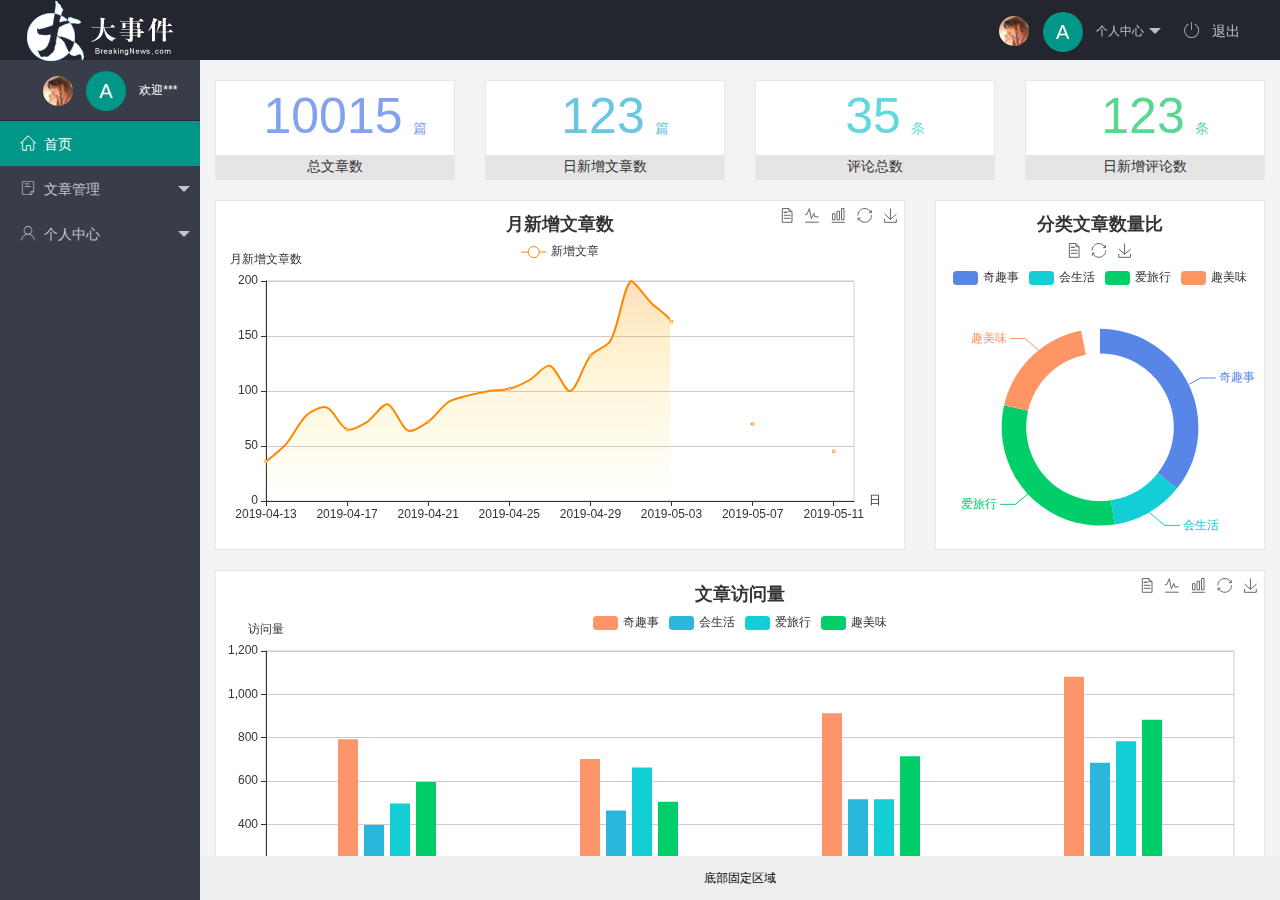
<file: index.html>
<!DOCTYPE html>
<html lang="en">
<head>
  <meta charset="UTF-8">
  <meta name="viewport" content="width=device-width, initial-scale=1.0">
  <title>后台主页</title>
  <link rel="stylesheet" href="./assets/lib/layui/css/layui.css">
  <link rel="stylesheet" href="./assets/css/index.css">
  <link rel="stylesheet" href="./assets/fonts/iconfont.css">
</head>
<body>
  <div class="layui-layout layui-layout-admin">
    <div class="layui-header">
      <div class="layui-logo layui-hide-xs ">
        <img src="./assets/images/logo.png" alt="">
      </div>
      <ul class="layui-nav layui-layout-right">
        <li class="layui-nav-item layui-hide layui-show-md-inline-block">
          <a href="javascript:;" class="userinfo">
            <img src="./assets/images/wanning.png" class="layui-nav-img">
            <span class="text-avatar">A</span>
            个人中心
          </a>
          <dl class="layui-nav-child">
            <dd><a href="./user/user_info.html" target="fm">基本资料</a></dd>
            <dd><a href="./user/user_avatar.html" target="fm">更换头像</a></dd>
            <dd><a href="./user/user_pwd.html" target="fm">重置密码</a></dd>
          </dl>
        </li>
        <li class="layui-nav-item" lay-header-event="menuRight" lay-unselect>
          <a href="javascript:;" id="btnLogout">
            <span class="iconfont icon-tuichu"></span>
            退出
          </a>
        </li>
      </ul>
    </div>
    
    <div class="layui-side layui-bg-black">
      <div class="layui-side-scroll">
        <div class="userinfo">
          <img src="./assets/images/wanning.png" class="layui-nav-img">
          <span class="text-avatar">A</span>
          <span id="welcome">欢迎***</span>
        </div>
        <!-- 左侧导航区域（可配合layui已有的垂直导航） -->
        <ul class="layui-nav layui-nav-tree" lay-shrink="all" >
          <li class="layui-nav-item layui-this"><a href="./home/dashboard.html" target="fm"><span class="iconfont icon-home"></span>首页</a></li>
          <li class="layui-nav-item ">
            <a class="" href="javascript:;"><span class="iconfont icon-16"></span>文章管理</a>
            <dl class="layui-nav-child">
              <dd><a href="./article/art_cate.html" target="fm"><i class="layui-icon layui-icon-app"></i>文章类别</a></dd>
              <dd><a href="./article/art_list.html" target="fm"><i class="layui-icon layui-icon-app"></i>文章列表</a></dd>
              <dd><a href="./article/art_pub.html" target="fm"><i class="layui-icon layui-icon-app"></i>发布文章</a></dd>
            </dl>
          </li>
          <li class="layui-nav-item">
            <a href="javascript:;"><span class="iconfont icon-user"></span>个人中心</a>
            <dl class="layui-nav-child">
              <dd><a href="./user/user_info.html" target="fm"><i class="layui-icon layui-icon-app"></i>基本资料</a></dd>
              <dd><a href="./user/user_avatar.html" target="fm"><i class="layui-icon layui-icon-app"></i>更换头像</a></dd>
              <dd><a href="./user/user_pwd.html" target="fm"><i class="layui-icon layui-icon-app"></i>重置密码</a></dd>
            </dl>
          </li>
        </ul>
      </div>
    </div>
    
    <div class="layui-body">
      <!-- 内容主体区域 -->
      <iframe name="fm" src="./home/dashboard.html" frameborder="0"></iframe>
    </div>
    
    <div class="layui-footer">
      <!-- 底部固定区域 -->
      底部固定区域
    </div>
  </div>
  <script src="./assets/lib/layui/layui.all.js"></script>
  <script src="./assets/lib/jquery.js"></script>
  <script src="./assets/js/baseAPI.js"></script>
  <script src="./assets/js/index.js"></script>
  </body>
</html>
</file>
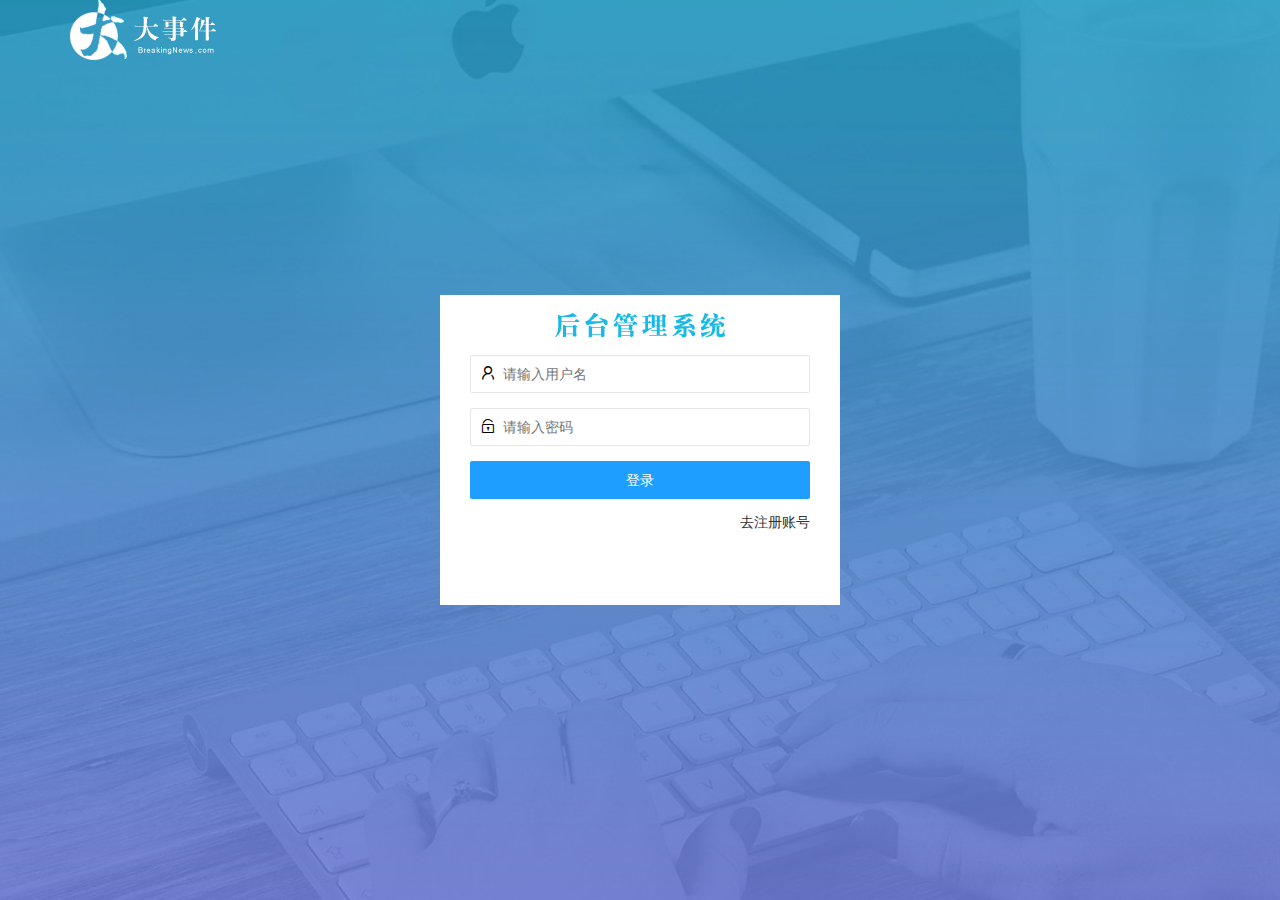
<file: login.html>
<!DOCTYPE html>
<html lang="en">
<head>
  <meta charset="UTF-8">
  <meta name="viewport" content="width=device-width, initial-scale=1.0">
  <title>Document</title>
  <link rel="stylesheet" href="./assets/lib/layui/css/layui.css">
  <link rel="stylesheet" href="./assets/css/login.css">
</head>
<body>
  <!-- 头部logo区域 -->
   <div class="layui-main">
    <img src="./assets/images/logo.png" alt="">
   </div>
   <!-- 登录注册页面 -->
    <div class="loginAndRegBox">
      <div class="title-box"></div>
      <!-- 登录的div -->
       <div class="login-box">
        <form class="layui-form" id="form_login">
          <!-- 用户名 -->
          <div class="layui-form-item">
            <i class="layui-icon layui-icon-username"></i>   
              <input type="text" name="username" required  lay-verify="required" placeholder="请输入用户名" autocomplete="off" class="layui-input">
          </div>
          <!-- 密码 -->
          <div class="layui-form-item">
            <i class="layui-icon layui-icon-password"></i>   
            <input type="password" name="password" required  lay-verify="required|pwd" placeholder="请输入密码" autocomplete="off" class="layui-input">
        </div>
        <!-- 登录按钮 -->
        <div class="layui-form-item">
          <button class="layui-btn layui-btn-fluid layui-btn-normal" lay-submit >登录</button>
        </div>
        <div class="layui-form-item links">
          <a href="javascript:;" id="link_reg">去注册账号</a>
        </div>
          
        </form>
       </div>
       <!-- 注册的div -->
        <div class="reg-box">
          <!-- 注册表单 -->
          <form class="layui-form" id="form_reg">
            <!-- 用户名 -->
            <div class="layui-form-item">
              <i class="layui-icon layui-icon-username"></i>   
                <input type="text" name="username" required  lay-verify="required" placeholder="请输入用户名" autocomplete="off" class="layui-input">
            </div>
            <!-- 密码 -->
            <div class="layui-form-item">
              <i class="layui-icon layui-icon-password"></i>   
              <input type="password" name="password" required  lay-verify="required|pwd" placeholder="请输入密码" autocomplete="off" class="layui-input">
          </div>
          <!-- 确认密码 -->
          <div class="layui-form-item">
            <i class="layui-icon layui-icon-password"></i>   
            <input type="password" name="repassword" required  lay-verify="required|repwd" placeholder="再次确认密码" autocomplete="off" class="layui-input">
        </div>
          <!-- 登录按钮 -->
          <div class="layui-form-item">
            <button class="layui-btn layui-btn-fluid layui-btn-normal" lay-submit >注册</button>
          </div>
          <div class="layui-form-item links">
            <a href="javascript:;" id="link_login">
              去登陆
            </a>
          </div>
          </form>
        </div>
    </div>
    <script src="./assets/lib/layui/layui.all.js"></script>
    <script src="./assets/lib/jquery.js"></script>
    <script src="./assets/js/baseAPI.js"></script>
    <script src="./assets/js/login.js"></script>
</body>
</html>
</file>
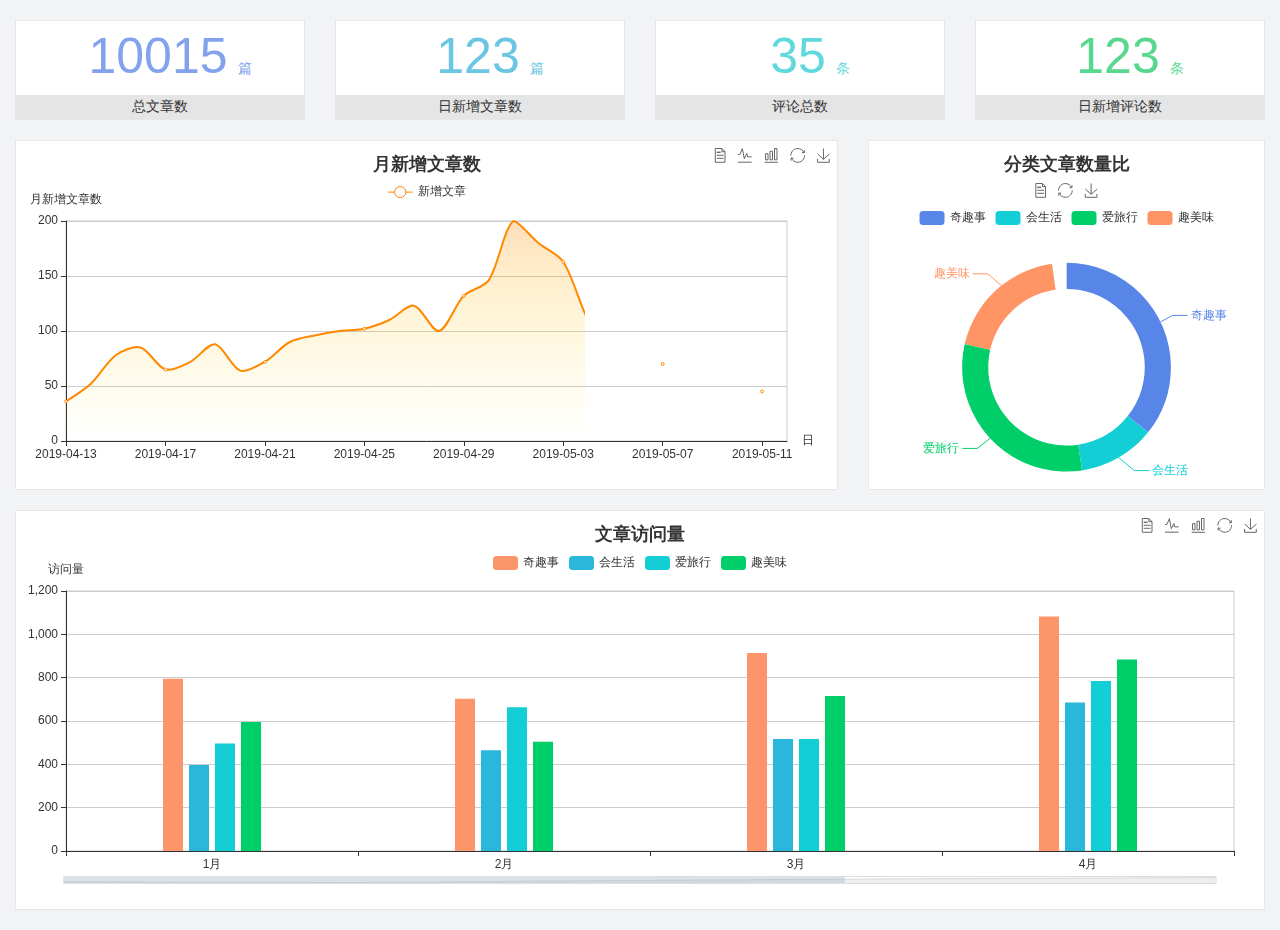
<file: home/dashboard.html>
<!DOCTYPE html>
<html lang="en">

<head>
  <meta charset="UTF-8">
  <meta name="viewport" content="width=device-width, initial-scale=1.0">
  <meta http-equiv="X-UA-Compatible" content="ie=edge">
  <title>图表统计</title>
  <link rel="stylesheet" href="../../assets/lib/bootstrap.css" />
  <link rel="stylesheet" href="../../assets/lib/main.css" />
  <script src="../../assets/lib/jquery.js"></script>
  <script type="text/javascript" src="../../assets/lib/echarts.min.js"></script>
</head>

<body>
  <div class="container-fluid">
    <div class="row spannel_list">
      <div class="col-sm-3 col-xs-6">
        <div class="spannel">
          <em>10015</em><span>篇</span>
          <b>总文章数</b>
        </div>
      </div>
      <div class="col-sm-3 col-xs-6">
        <div class="spannel scolor01">
          <em>123</em><span>篇</span>
          <b>日新增文章数</b>
        </div>
      </div>
      <div class="col-sm-3 col-xs-6">
        <div class="spannel scolor02">
          <em>35</em><span>条</span>
          <b>评论总数</b>
        </div>
      </div>
      <div class="col-sm-3 col-xs-6">
        <div class="spannel scolor03">
          <em>123</em><span>条</span>
          <b>日新增评论数</b>
        </div>
      </div>
    </div>
  </div>

  <div class="container-fluid">
    <div class="row curve-pie">
      <div class="col-lg-8 col-md-8">
        <div class="gragh_pannel" id="curve_show"></div>
      </div>
      <div class="col-lg-4 col-md-4">
        <div class="gragh_pannel" id="pie_show"></div>
      </div>
    </div>
  </div>

  <div class="container-fluid">
    <div class="column_pannel" id="column_show"></div>
  </div>

  <script>
    var oChart = echarts.init(document.getElementById('curve_show'));
    var aList_all = [
      { 'count': 36, 'date': '2019-04-13' },
      { 'count': 52, 'date': '2019-04-14' },
      { 'count': 78, 'date': '2019-04-15' },
      { 'count': 85, 'date': '2019-04-16' },
      { 'count': 65, 'date': '2019-04-17' },
      { 'count': 72, 'date': '2019-04-18' },
      { 'count': 88, 'date': '2019-04-19' },
      { 'count': 64, 'date': '2019-04-20' },
      { 'count': 72, 'date': '2019-04-21' },
      { 'count': 90, 'date': '2019-04-22' },
      { 'count': 96, 'date': '2019-04-23' },
      { 'count': 100, 'date': '2019-04-24' },
      { 'count': 102, 'date': '2019-04-25' },
      { 'count': 110, 'date': '2019-04-26' },
      { 'count': 123, 'date': '2019-04-27' },
      { 'count': 100, 'date': '2019-04-28' },
      { 'count': 132, 'date': '2019-04-29' },
      { 'count': 146, 'date': '2019-04-30' },
      { 'count': 200, 'date': '2019-05-01' },
      { 'count': 180, 'date': '2019-05-02' },
      { 'count': 163, 'date': '2019-05-03' },
      { 'count': 110, 'date': '2019-05-04' },
      { 'count': 80, 'date': '2019-05-05' },
      { 'count': 82, 'date': '2019-05-06' },
      { 'count': 70, 'date': '2019-05-07' },
      { 'count': 65, 'date': '2019-05-08' },
      { 'count': 54, 'date': '2019-05-09' },
      { 'count': 40, 'date': '2019-05-10' },
      { 'count': 45, 'date': '2019-05-11' },
      { 'count': 38, 'date': '2019-05-12' },
    ];

    let aCount = [];
    let aDate = [];

    for (var i = 0; i < aList_all.length; i++) {
      aCount.push(aList_all[i].count);
      aDate.push(aList_all[i].date);
    }

    var chartopt = {
      title: {
        text: '月新增文章数',
        left: 'center',
        top: '10'
      },
      tooltip: {
        trigger: 'axis'
      },
      legend: {
        data: ['新增文章'],
        top: '40'
      },
      toolbox: {
        show: true,
        feature: {
          mark: { show: true },
          dataView: { show: true, readOnly: false },
          magicType: { show: true, type: ['line', 'bar'] },
          restore: { show: true },
          saveAsImage: { show: true }
        }
      },
      calculable: true,
      xAxis: [
        {
          name: '日',
          type: 'category',
          boundaryGap: false,
          data: aDate
        }
      ],
      yAxis: [
        {
          name: '月新增文章数',
          type: 'value'
        }
      ],
      series: [
        {
          name: '新增文章',
          type: 'line',
          smooth: true,
          itemStyle: { normal: { areaStyle: { type: 'default' }, color: '#f80' }, lineStyle: { color: '#f80' } },
          data: aCount
        }],
      areaStyle: {
        normal: {
          color: new echarts.graphic.LinearGradient(0, 0, 0, 1, [{
            offset: 0,
            color: 'rgba(255,136,0,0.39)'
          }, {
            offset: .34,
            color: 'rgba(255,180,0,0.25)'
          }, {
            offset: 1,
            color: 'rgba(255,222,0,0.00)'
          }])

        }
      },
      grid: {
        show: true,
        x: 50,
        x2: 50,
        y: 80,
        height: 220
      }
    };

    oChart.setOption(chartopt);


    var oPie = echarts.init(document.getElementById('pie_show'));
    var oPieopt =
    {
      title: {
        top: 10,
        text: '分类文章数量比',
        x: 'center'
      },
      tooltip: {
        trigger: 'item',
        formatter: "{a} <br/>{b} : {c} ({d}%)"
      },
      color: ['#5885e8', '#13cfd5', '#00ce68', '#ff9565'],
      legend: {
        x: 'center',
        top: 65,
        data: ['奇趣事', '会生活', '爱旅行', '趣美味']
      },
      toolbox: {
        show: true,
        x: 'center',
        top: 35,
        feature: {
          mark: { show: true },
          dataView: { show: true, readOnly: false },
          magicType: {
            show: true,
            type: ['pie', 'funnel'],
            option: {
              funnel: {
                x: '25%',
                width: '50%',
                funnelAlign: 'left',
                max: 1548
              }
            }
          },
          restore: { show: true },
          saveAsImage: { show: true }
        }
      },
      calculable: true,
      series: [
        {
          name: '访问来源',
          type: 'pie',
          radius: ['45%', '60%'],
          center: ['50%', '65%'],
          data: [
            { value: 300, name: '奇趣事' },
            { value: 100, name: '会生活' },
            { value: 260, name: '爱旅行' },
            { value: 180, name: '趣美味' }
          ]
        }
      ]
    };
    oPie.setOption(oPieopt);



    var oColumn = this.echarts.init(document.getElementById('column_show'));
    var oColumnopt =
    {
      title: {
        text: '文章访问量',
        left: 'center',
        top: '10'
      },
      tooltip: {
        trigger: 'axis'
      },
      legend: {
        data: ['奇趣事', '会生活', '爱旅行', '趣美味'],
        top: '40'
      },
      toolbox: {
        show: true,
        feature: {
          mark: { show: true },
          dataView: { show: true, readOnly: false },
          magicType: { show: true, type: ['line', 'bar'] },
          restore: { show: true },
          saveAsImage: { show: true }
        }
      },
      calculable: true,
      xAxis: [
        {
          type: 'category',
          data: ['1月', '2月', '3月', '4月', '5月']
        }
      ],
      yAxis: [
        {
          name: '访问量',
          type: 'value'
        }
      ],
      series: [
        {
          name: '奇趣事',
          type: 'bar',
          barWidth: 20,
          itemStyle: {
            normal: { areaStyle: { type: 'default' }, color: '#fd956a' }
          },
          data: [800, 708, 920, 1090, 1200]
        },
        {
          name: '会生活',
          type: 'bar',
          barWidth: 20,
          itemStyle: {
            normal: { areaStyle: { type: 'default' }, color: '#2bb6db' }
          },
          data: [400, 468, 520, 690, 800]
        },
        {
          name: '爱旅行',
          type: 'bar',
          barWidth: 20,
          itemStyle: {
            normal: { areaStyle: { type: 'default' }, color: '#13cfd5' }
          },
          data: [500, 668, 520, 790, 900]
        },
        {
          name: '趣美味',
          type: 'bar',
          barWidth: 20,
          itemStyle: {
            normal: { areaStyle: { type: 'default' }, color: '#00ce68' }
          },
          data: [600, 508, 720, 890, 1000]
        }
      ],
      grid: {
        show: true,
        x: 50,
        x2: 30,
        y: 80,
        height: 260
      },
      dataZoom: [//给x轴设置滚动条
        {
          start: 0,//默认为0
          end: 100 - 1000 / 31,//默认为100
          type: 'slider',
          show: true,
          xAxisIndex: [0],
          handleSize: 0,//滑动条的 左右2个滑动条的大小
          height: 8,//组件高度
          left: 45, //左边的距离
          right: 50,//右边的距离
          bottom: 26,//右边的距离
          handleColor: '#ddd',//h滑动图标的颜色
          handleStyle: {
            borderColor: "#cacaca",
            borderWidth: "1",
            shadowBlur: 2,
            background: "#ddd",
            shadowColor: "#ddd",
          }
        }]
    };
    oColumn.setOption(oColumnopt);
  </script>
</body>

</html>
</file>
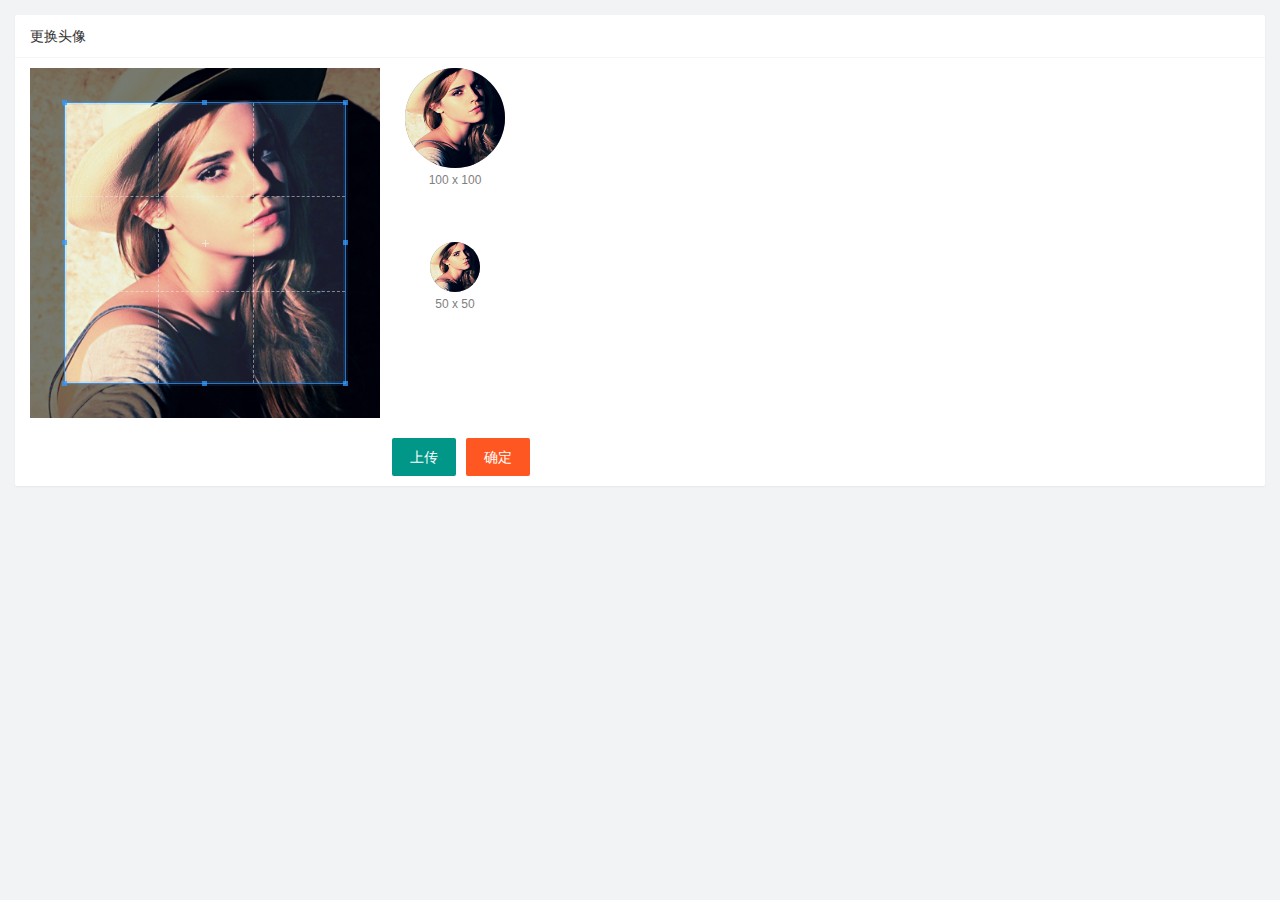
<file: user/user_avatar.html>
<!DOCTYPE html>
<html lang="en">
<head>
  <meta charset="UTF-8">
  <meta name="viewport" content="width=device-width, initial-scale=1.0">
  <title>Document</title>
  <link rel="stylesheet" href="../assets/lib/layui/css/layui.css">
  <link rel="stylesheet" href="/assets/lib/cropper/cropper.css" />
  <link rel="stylesheet" href="../assets/css/user/user_avatar.css">
</head>
<body>
  <div class="layui-card">
    <div class="layui-card-header">更换头像</div>
    <div class="layui-card-body">
      <!-- 第一行的图片裁剪和预览区域 -->
  <div class="row1">
    <!-- 图片裁剪区域 -->
    <div class="cropper-box">
      <!-- 这个 img 标签很重要，将来会把它初始化为裁剪区域 -->
      <img id="image" src="/assets/images/sample.jpg" />
    </div>
    <!-- 图片的预览区域 -->
    <div class="preview-box">
      <div>
        <!-- 宽高为 100px 的预览区域 -->
        <div class="img-preview w100"></div>
        <p class="size">100 x 100</p>
      </div>
      <div>
        <!-- 宽高为 50px 的预览区域 -->
        <div class="img-preview w50"></div>
        <p class="size">50 x 50</p>
      </div>
    </div>
  </div>

  <!-- 第二行的按钮区域 -->
  <div class="row2">
    <input id="file" type="file" accept="image/png, image/jepg">
    <button type="button" class="layui-btn" id="btnChooseImage">上传</button>
    <button type="button" class="layui-btn layui-btn-danger" id="btnUpload">确定</button>
  </div>
    </div>
  </div>
  <script src="../assets/lib/layui/layui.all.js"></script>
  <script src="/assets/lib/jquery.js"></script>
<script src="/assets/lib/cropper/Cropper.js"></script>
<script src="/assets/lib/cropper/jquery-cropper.js"></script>
<script src="../assets/js/user/user_avatar.js"></script>
</body>
</html>
</file>
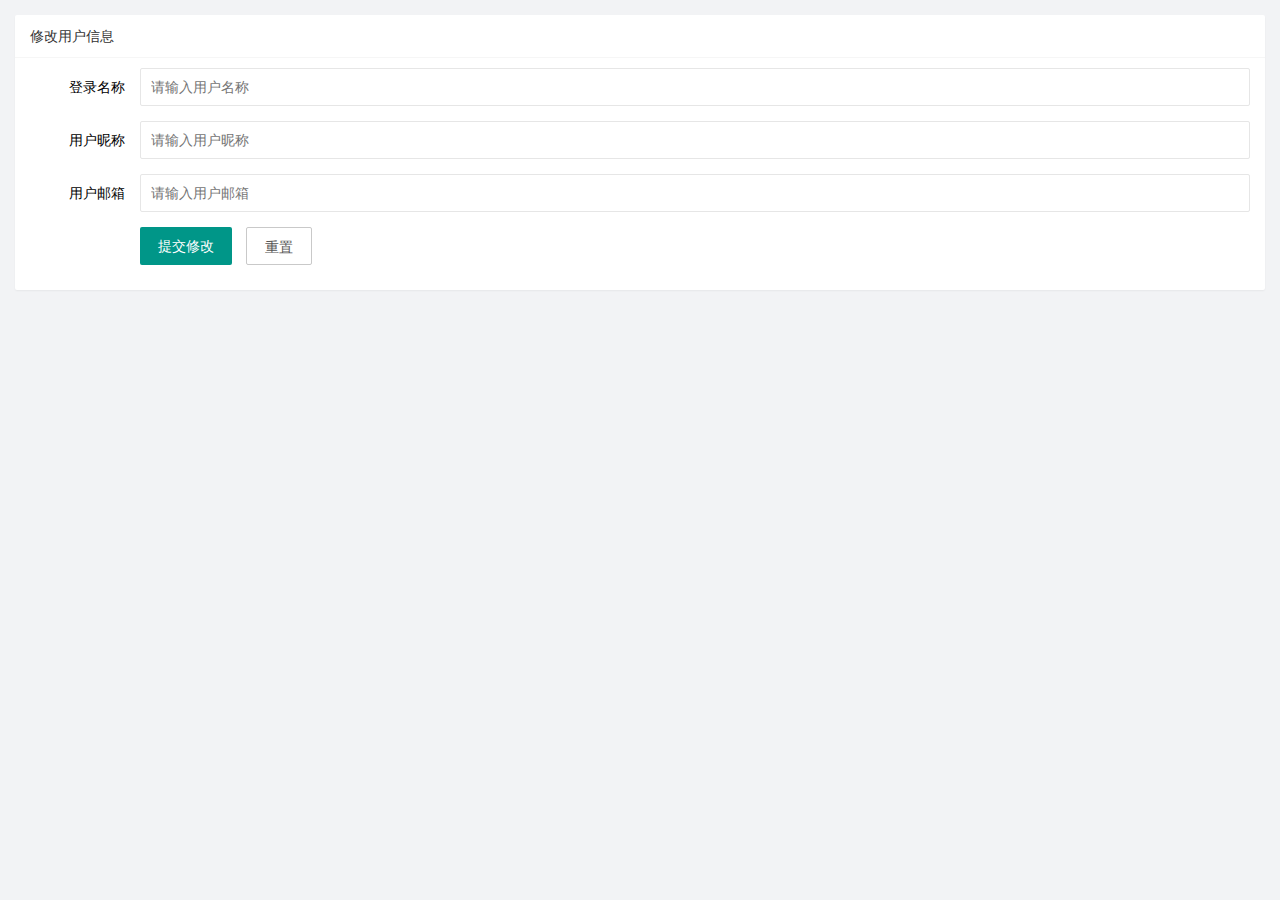
<file: user/user_info.html>
<!DOCTYPE html>
<html lang="en">
<head>
  <meta charset="UTF-8">
  <meta name="viewport" content="width=device-width, initial-scale=1.0">
  <title>Document</title>
  <link rel="stylesheet" href="../assets/lib/layui/css/layui.css">
  <link rel="stylesheet" href="../assets/css/user/user_info.css">
</head>
<body>
  <div class="layui-card">
    <div class="layui-card-header">修改用户信息</div>
    <div class="layui-card-body">
      <form class="layui-form" lay-filter="formUserInfo">
        <!-- 隐藏域 -->
         <input type="hidden">
        <div class="layui-form-item">
          <label class="layui-form-label">登录名称</label>
          <div class="layui-input-block">
            <input type="text" name="username" required  lay-verify="required" placeholder="请输入用户名称" autocomplete="off" class="layui-input" readonly>
          </div>
        </div>
        <div class="layui-form-item">
          <label class="layui-form-label">用户昵称</label>
          <div class="layui-input-block">
            <input type="text" name="nickname" required  lay-verify="required|nickname" placeholder="请输入用户昵称" autocomplete="off" class="layui-input">
          </div>
        </div>
        <div class="layui-form-item">
          <label class="layui-form-label">用户邮箱</label>
          <div class="layui-input-block">
            <input type="text" name="email" required  lay-verify="required|email" placeholder="请输入用户邮箱" autocomplete="off" class="layui-input">
          </div>
        </div>
        <div class="layui-form-item">
          <div class="layui-input-block">
            <button class="layui-btn" lay-submit lay-filter="formDemo">提交修改</button>
            <button type="reset" class="layui-btn layui-btn-primary" id="btnReset">重置</button>
          </div>
        </div>
      </form>
    </div>
  </div>
  <script src="../assets/lib/layui/layui.all.js"></script>
  <script src="../assets/lib/jquery.js"></script>
  <script src="../assets/js/baseAPI.js"></script>
  <script src="../assets/js/user/user_info.js"></script>
</body>
</html>
</file>
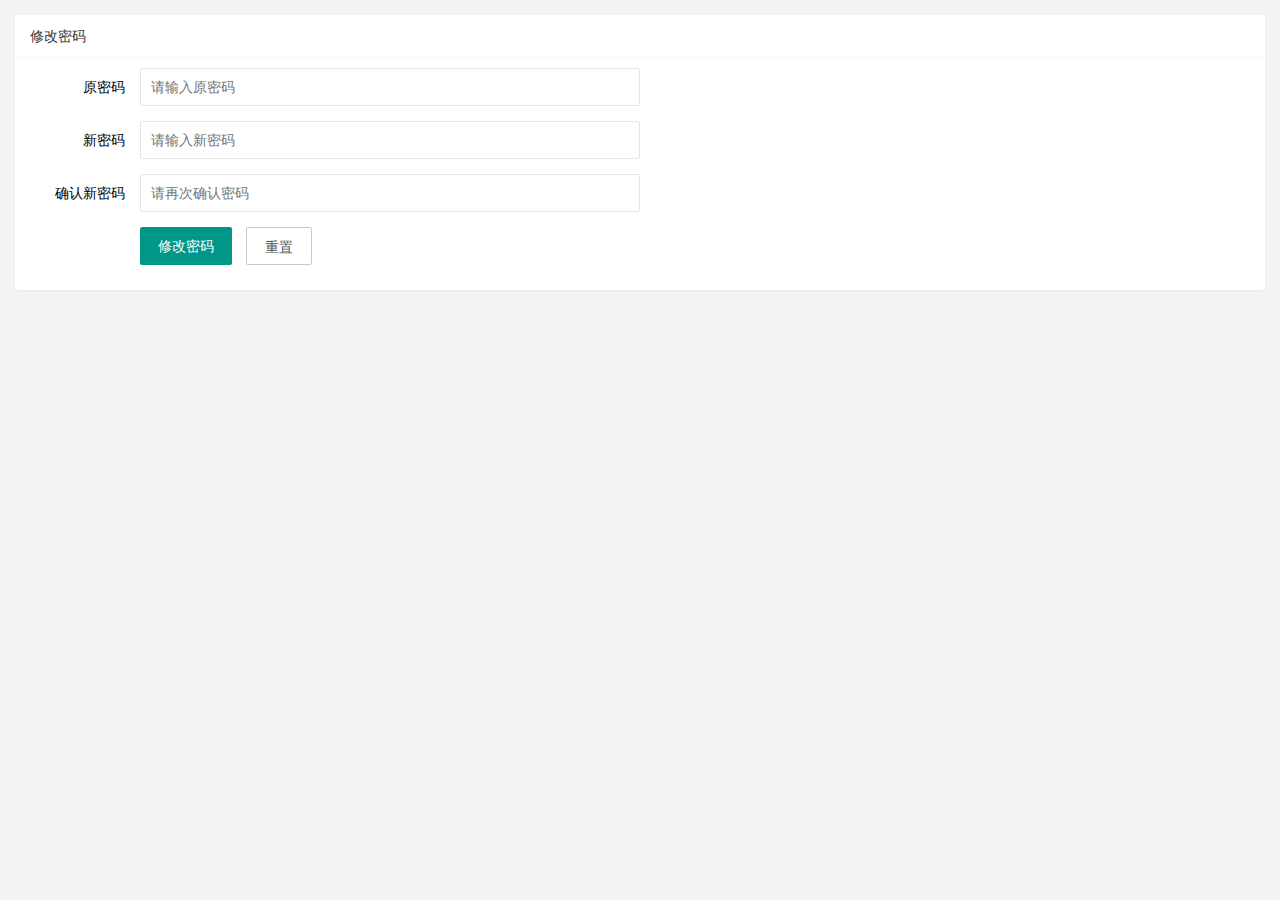
<file: user/user_pwd.html>
<!DOCTYPE html>
<html lang="en">
<head>
  <meta charset="UTF-8">
  <meta name="viewport" content="width=device-width, initial-scale=1.0">
  <title>Document</title>
  <link rel="stylesheet" href="../assets/lib/layui/css/layui.css">
  <link rel="stylesheet" href="../assets/css/user/user_pwd.css">
</head>
<body>
  <div class="layui-card">
    <div class="layui-card-header">修改密码</div>
    <div class="layui-card-body">
      <form class="layui-form">
        <div class="layui-form-item">
          <label class="layui-form-label">原密码</label>
          <div class="layui-input-block">
            <input type="password" name="oldPwd" required  lay-verify="required|pwd" placeholder="请输入原密码" autocomplete="off" class="layui-input">
          </div>
        </div>
        <div class="layui-form-item">
          <label class="layui-form-label">新密码</label>
          <div class="layui-input-block">
            <input type="password" name="newPwd" required  lay-verify="required|samePwd" placeholder="请输入新密码" autocomplete="off" class="layui-input">
          </div>
        </div>
        <div class="layui-form-item">
          <label class="layui-form-label">确认新密码</label>
          <div class="layui-input-block">
            <input type="password" name="rePwd" required  lay-verify="required|rePwd" placeholder="请再次确认密码" autocomplete="off" class="layui-input">
          </div>
        </div>
        <div class="layui-form-item">
          <div class="layui-input-block">
            <button class="layui-btn" lay-submit lay-filter="formDemo">修改密码</button>
            <button type="reset" class="layui-btn layui-btn-primary">重置</button>
          </div>
        </div>
      </form>
    </div>
  </div>
  <script src="../assets/lib/layui/layui.all.js"></script>
  <script src="../assets/lib/jquery.js"></script>
  <script src="../assets/js/baseAPI.js"></script>
  <script src="../assets/js/user/user_pwd.js"></script>
</body>
</html>
</file>
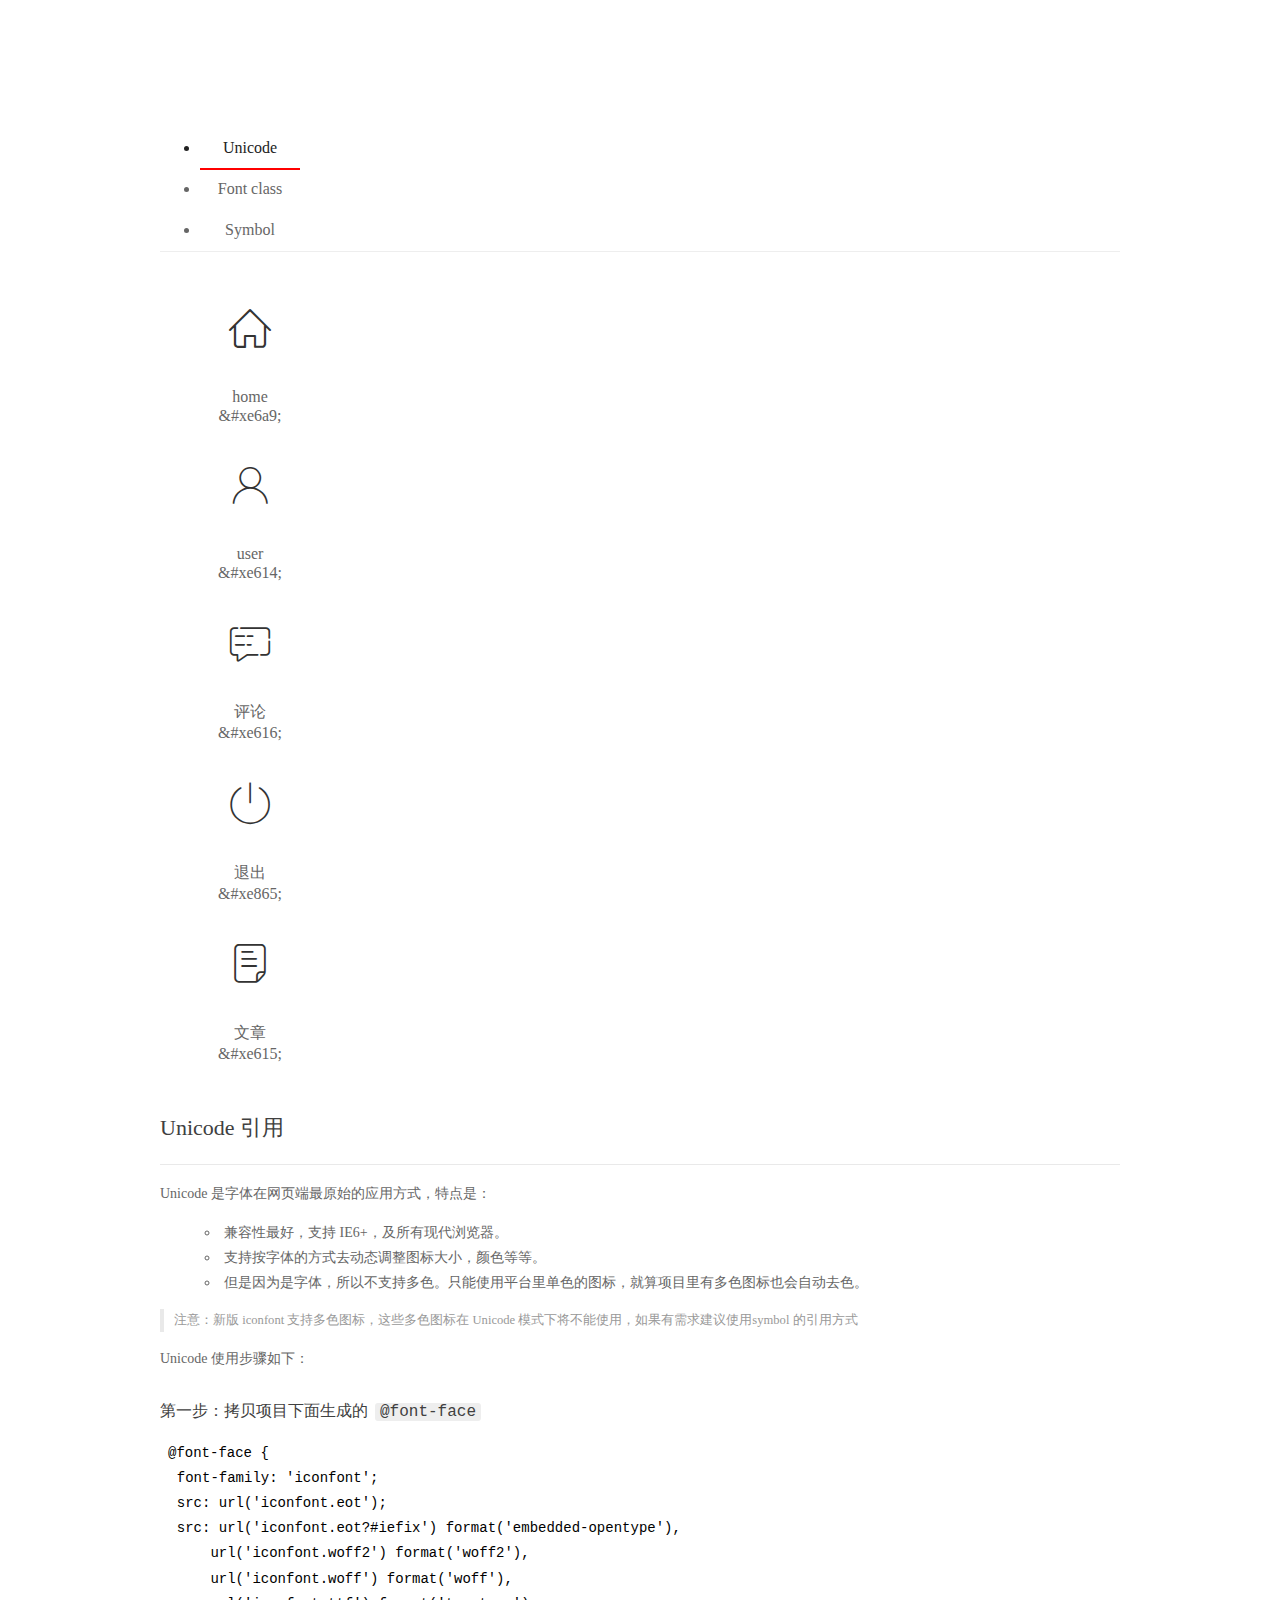
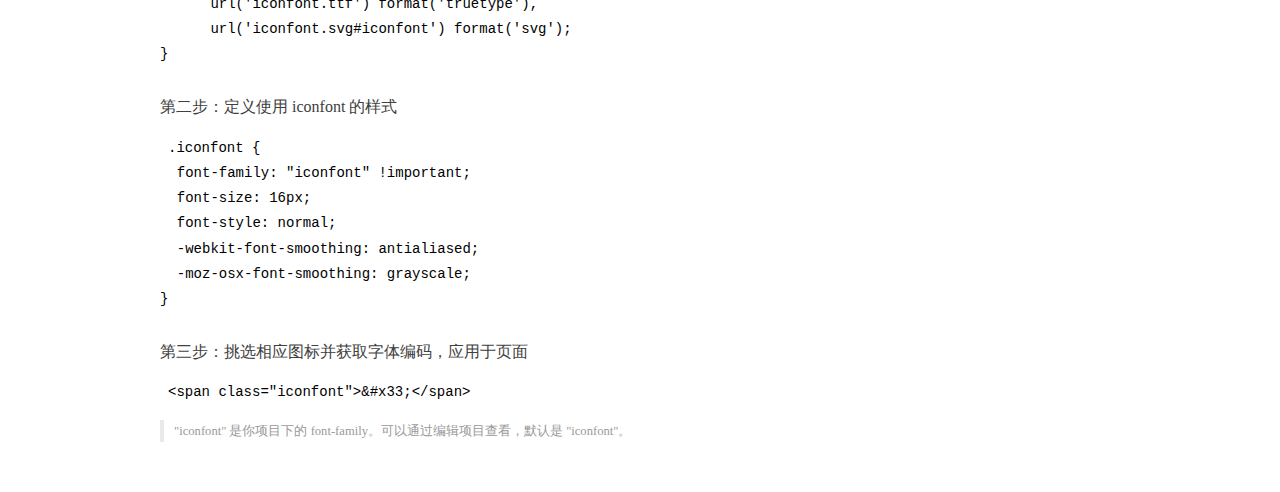
<file: assets/fonts/demo_index.html>
<!DOCTYPE html>
<html>
<head>
  <meta charset="utf-8"/>
  <title>IconFont Demo</title>
  <link rel="shortcut icon" href="https://gtms04.alicdn.com/tps/i4/TB1_oz6GVXXXXaFXpXXJDFnIXXX-64-64.ico" type="image/x-icon"/>
  <link rel="stylesheet" href="https://g.alicdn.com/thx/cube/1.3.2/cube.min.css">
  <link rel="stylesheet" href="demo.css">
  <link rel="stylesheet" href="iconfont.css">
  <script src="iconfont.js"></script>
  <!-- jQuery -->
  <script src="https://a1.alicdn.com/oss/uploads/2018/12/26/7bfddb60-08e8-11e9-9b04-53e73bb6408b.js"></script>
  <!-- 代码高亮 -->
  <script src="https://a1.alicdn.com/oss/uploads/2018/12/26/a3f714d0-08e6-11e9-8a15-ebf944d7534c.js"></script>
</head>
<body>
  <div class="main">
    <h1 class="logo"><a href="https://www.iconfont.cn/" title="iconfont 首页" target="_blank">&#xe86b;</a></h1>
    <div class="nav-tabs">
      <ul id="tabs" class="dib-box">
        <li class="dib active"><span>Unicode</span></li>
        <li class="dib"><span>Font class</span></li>
        <li class="dib"><span>Symbol</span></li>
      </ul>
      
    </div>
    <div class="tab-container">
      <div class="content unicode" style="display: block;">
          <ul class="icon_lists dib-box">
          
            <li class="dib">
              <span class="icon iconfont">&#xe6a9;</span>
                <div class="name">home</div>
                <div class="code-name">&amp;#xe6a9;</div>
              </li>
          
            <li class="dib">
              <span class="icon iconfont">&#xe614;</span>
                <div class="name">user</div>
                <div class="code-name">&amp;#xe614;</div>
              </li>
          
            <li class="dib">
              <span class="icon iconfont">&#xe616;</span>
                <div class="name">评论</div>
                <div class="code-name">&amp;#xe616;</div>
              </li>
          
            <li class="dib">
              <span class="icon iconfont">&#xe865;</span>
                <div class="name">退出</div>
                <div class="code-name">&amp;#xe865;</div>
              </li>
          
            <li class="dib">
              <span class="icon iconfont">&#xe615;</span>
                <div class="name">文章</div>
                <div class="code-name">&amp;#xe615;</div>
              </li>
          
          </ul>
          <div class="article markdown">
          <h2 id="unicode-">Unicode 引用</h2>
          <hr>

          <p>Unicode 是字体在网页端最原始的应用方式，特点是：</p>
          <ul>
            <li>兼容性最好，支持 IE6+，及所有现代浏览器。</li>
            <li>支持按字体的方式去动态调整图标大小，颜色等等。</li>
            <li>但是因为是字体，所以不支持多色。只能使用平台里单色的图标，就算项目里有多色图标也会自动去色。</li>
          </ul>
          <blockquote>
            <p>注意：新版 iconfont 支持多色图标，这些多色图标在 Unicode 模式下将不能使用，如果有需求建议使用symbol 的引用方式</p>
          </blockquote>
          <p>Unicode 使用步骤如下：</p>
          <h3 id="-font-face">第一步：拷贝项目下面生成的 <code>@font-face</code></h3>
<pre><code class="language-css"
>@font-face {
  font-family: 'iconfont';
  src: url('iconfont.eot');
  src: url('iconfont.eot?#iefix') format('embedded-opentype'),
      url('iconfont.woff2') format('woff2'),
      url('iconfont.woff') format('woff'),
      url('iconfont.ttf') format('truetype'),
      url('iconfont.svg#iconfont') format('svg');
}
</code></pre>
          <h3 id="-iconfont-">第二步：定义使用 iconfont 的样式</h3>
<pre><code class="language-css"
>.iconfont {
  font-family: "iconfont" !important;
  font-size: 16px;
  font-style: normal;
  -webkit-font-smoothing: antialiased;
  -moz-osx-font-smoothing: grayscale;
}
</code></pre>
          <h3 id="-">第三步：挑选相应图标并获取字体编码，应用于页面</h3>
<pre>
<code class="language-html"
>&lt;span class="iconfont"&gt;&amp;#x33;&lt;/span&gt;
</code></pre>
          <blockquote>
            <p>"iconfont" 是你项目下的 font-family。可以通过编辑项目查看，默认是 "iconfont"。</p>
          </blockquote>
          </div>
      </div>
      <div class="content font-class">
        <ul class="icon_lists dib-box">
          
          <li class="dib">
            <span class="icon iconfont icon-home"></span>
            <div class="name">
              home
            </div>
            <div class="code-name">.icon-home
            </div>
          </li>
          
          <li class="dib">
            <span class="icon iconfont icon-user"></span>
            <div class="name">
              user
            </div>
            <div class="code-name">.icon-user
            </div>
          </li>
          
          <li class="dib">
            <span class="icon iconfont icon-pinglun"></span>
            <div class="name">
              评论
            </div>
            <div class="code-name">.icon-pinglun
            </div>
          </li>
          
          <li class="dib">
            <span class="icon iconfont icon-tuichu"></span>
            <div class="name">
              退出
            </div>
            <div class="code-name">.icon-tuichu
            </div>
          </li>
          
          <li class="dib">
            <span class="icon iconfont icon-16"></span>
            <div class="name">
              文章
            </div>
            <div class="code-name">.icon-16
            </div>
          </li>
          
        </ul>
        <div class="article markdown">
        <h2 id="font-class-">font-class 引用</h2>
        <hr>

        <p>font-class 是 Unicode 使用方式的一种变种，主要是解决 Unicode 书写不直观，语意不明确的问题。</p>
        <p>与 Unicode 使用方式相比，具有如下特点：</p>
        <ul>
          <li>兼容性良好，支持 IE8+，及所有现代浏览器。</li>
          <li>相比于 Unicode 语意明确，书写更直观。可以很容易分辨这个 icon 是什么。</li>
          <li>因为使用 class 来定义图标，所以当要替换图标时，只需要修改 class 里面的 Unicode 引用。</li>
          <li>不过因为本质上还是使用的字体，所以多色图标还是不支持的。</li>
        </ul>
        <p>使用步骤如下：</p>
        <h3 id="-fontclass-">第一步：引入项目下面生成的 fontclass 代码：</h3>
<pre><code class="language-html">&lt;link rel="stylesheet" href="./iconfont.css"&gt;
</code></pre>
        <h3 id="-">第二步：挑选相应图标并获取类名，应用于页面：</h3>
<pre><code class="language-html">&lt;span class="iconfont icon-xxx"&gt;&lt;/span&gt;
</code></pre>
        <blockquote>
          <p>"
            iconfont" 是你项目下的 font-family。可以通过编辑项目查看，默认是 "iconfont"。</p>
        </blockquote>
      </div>
      </div>
      <div class="content symbol">
          <ul class="icon_lists dib-box">
          
            <li class="dib">
                <svg class="icon svg-icon" aria-hidden="true">
                  <use xlink:href="#icon-home"></use>
                </svg>
                <div class="name">home</div>
                <div class="code-name">#icon-home</div>
            </li>
          
            <li class="dib">
                <svg class="icon svg-icon" aria-hidden="true">
                  <use xlink:href="#icon-user"></use>
                </svg>
                <div class="name">user</div>
                <div class="code-name">#icon-user</div>
            </li>
          
            <li class="dib">
                <svg class="icon svg-icon" aria-hidden="true">
                  <use xlink:href="#icon-pinglun"></use>
                </svg>
                <div class="name">评论</div>
                <div class="code-name">#icon-pinglun</div>
            </li>
          
            <li class="dib">
                <svg class="icon svg-icon" aria-hidden="true">
                  <use xlink:href="#icon-tuichu"></use>
                </svg>
                <div class="name">退出</div>
                <div class="code-name">#icon-tuichu</div>
            </li>
          
            <li class="dib">
                <svg class="icon svg-icon" aria-hidden="true">
                  <use xlink:href="#icon-16"></use>
                </svg>
                <div class="name">文章</div>
                <div class="code-name">#icon-16</div>
            </li>
          
          </ul>
          <div class="article markdown">
          <h2 id="symbol-">Symbol 引用</h2>
          <hr>

          <p>这是一种全新的使用方式，应该说这才是未来的主流，也是平台目前推荐的用法。相关介绍可以参考这篇<a href="">文章</a>
            这种用法其实是做了一个 SVG 的集合，与另外两种相比具有如下特点：</p>
          <ul>
            <li>支持多色图标了，不再受单色限制。</li>
            <li>通过一些技巧，支持像字体那样，通过 <code>font-size</code>, <code>color</code> 来调整样式。</li>
            <li>兼容性较差，支持 IE9+，及现代浏览器。</li>
            <li>浏览器渲染 SVG 的性能一般，还不如 png。</li>
          </ul>
          <p>使用步骤如下：</p>
          <h3 id="-symbol-">第一步：引入项目下面生成的 symbol 代码：</h3>
<pre><code class="language-html">&lt;script src="./iconfont.js"&gt;&lt;/script&gt;
</code></pre>
          <h3 id="-css-">第二步：加入通用 CSS 代码（引入一次就行）：</h3>
<pre><code class="language-html">&lt;style&gt;
.icon {
  width: 1em;
  height: 1em;
  vertical-align: -0.15em;
  fill: currentColor;
  overflow: hidden;
}
&lt;/style&gt;
</code></pre>
          <h3 id="-">第三步：挑选相应图标并获取类名，应用于页面：</h3>
<pre><code class="language-html">&lt;svg class="icon" aria-hidden="true"&gt;
  &lt;use xlink:href="#icon-xxx"&gt;&lt;/use&gt;
&lt;/svg&gt;
</code></pre>
          </div>
      </div>

    </div>
  </div>
  <script>
  $(document).ready(function () {
      $('.tab-container .content:first').show()

      $('#tabs li').click(function (e) {
        var tabContent = $('.tab-container .content')
        var index = $(this).index()

        if ($(this).hasClass('active')) {
          return
        } else {
          $('#tabs li').removeClass('active')
          $(this).addClass('active')

          tabContent.hide().eq(index).fadeIn()
        }
      })
    })
  </script>
</body>
</html>
</file>
<file: assets/lib/layui/css/layui.css>
/** layui-v2.5.5 MIT License By https://www.layui.com */
 .layui-inline,img{display:inline-block;vertical-align:middle}h1,h2,h3,h4,h5,h6{font-weight:400}.layui-edge,.layui-header,.layui-inline,.layui-main{position:relative}.layui-body,.layui-edge,.layui-elip{overflow:hidden}.layui-btn,.layui-edge,.layui-inline,img{vertical-align:middle}.layui-btn,.layui-disabled,.layui-icon,.layui-unselect{-moz-user-select:none;-webkit-user-select:none;-ms-user-select:none}.layui-elip,.layui-form-checkbox span,.layui-form-pane .layui-form-label{text-overflow:ellipsis;white-space:nowrap}.layui-breadcrumb,.layui-tree-btnGroup{visibility:hidden}blockquote,body,button,dd,div,dl,dt,form,h1,h2,h3,h4,h5,h6,input,li,ol,p,pre,td,textarea,th,ul{margin:0;padding:0;-webkit-tap-highlight-color:rgba(0,0,0,0)}a:active,a:hover{outline:0}img{border:none}li{list-style:none}table{border-collapse:collapse;border-spacing:0}h4,h5,h6{font-size:100%}button,input,optgroup,option,select,textarea{font-family:inherit;font-size:inherit;font-style:inherit;font-weight:inherit;outline:0}pre{white-space:pre-wrap;white-space:-moz-pre-wrap;white-space:-pre-wrap;white-space:-o-pre-wrap;word-wrap:break-word}body{line-height:24px;font:14px Helvetica Neue,Helvetica,PingFang SC,Tahoma,Arial,sans-serif}hr{height:1px;margin:10px 0;border:0;clear:both}a{color:#333;text-decoration:none}a:hover{color:#777}a cite{font-style:normal;*cursor:pointer}.layui-border-box,.layui-border-box *{box-sizing:border-box}.layui-box,.layui-box *{box-sizing:content-box}.layui-clear{clear:both;*zoom:1}.layui-clear:after{content:'\20';clear:both;*zoom:1;display:block;height:0}.layui-inline{*display:inline;*zoom:1}.layui-edge{display:inline-block;width:0;height:0;border-width:6px;border-style:dashed;border-color:transparent}.layui-edge-top{top:-4px;border-bottom-color:#999;border-bottom-style:solid}.layui-edge-right{border-left-color:#999;border-left-style:solid}.layui-edge-bottom{top:2px;border-top-color:#999;border-top-style:solid}.layui-edge-left{border-right-color:#999;border-right-style:solid}.layui-disabled,.layui-disabled:hover{color:#d2d2d2!important;cursor:not-allowed!important}.layui-circle{border-radius:100%}.layui-show{display:block!important}.layui-hide{display:none!important}@font-face{font-family:layui-icon;src:url(../font/iconfont.eot?v=250);src:url(../font/iconfont.eot?v=250#iefix) format('embedded-opentype'),url(../font/iconfont.woff2?v=250) format('woff2'),url(../font/iconfont.woff?v=250) format('woff'),url(../font/iconfont.ttf?v=250) format('truetype'),url(../font/iconfont.svg?v=250#layui-icon) format('svg')}.layui-icon{font-family:layui-icon!important;font-size:16px;font-style:normal;-webkit-font-smoothing:antialiased;-moz-osx-font-smoothing:grayscale}.layui-icon-reply-fill:before{content:"\e611"}.layui-icon-set-fill:before{content:"\e614"}.layui-icon-menu-fill:before{content:"\e60f"}.layui-icon-search:before{content:"\e615"}.layui-icon-share:before{content:"\e641"}.layui-icon-set-sm:before{content:"\e620"}.layui-icon-engine:before{content:"\e628"}.layui-icon-close:before{content:"\1006"}.layui-icon-close-fill:before{content:"\1007"}.layui-icon-chart-screen:before{content:"\e629"}.layui-icon-star:before{content:"\e600"}.layui-icon-circle-dot:before{content:"\e617"}.layui-icon-chat:before{content:"\e606"}.layui-icon-release:before{content:"\e609"}.layui-icon-list:before{content:"\e60a"}.layui-icon-chart:before{content:"\e62c"}.layui-icon-ok-circle:before{content:"\1005"}.layui-icon-layim-theme:before{content:"\e61b"}.layui-icon-table:before{content:"\e62d"}.layui-icon-right:before{content:"\e602"}.layui-icon-left:before{content:"\e603"}.layui-icon-cart-simple:before{content:"\e698"}.layui-icon-face-cry:before{content:"\e69c"}.layui-icon-face-smile:before{content:"\e6af"}.layui-icon-survey:before{content:"\e6b2"}.layui-icon-tree:before{content:"\e62e"}.layui-icon-upload-circle:before{content:"\e62f"}.layui-icon-add-circle:before{content:"\e61f"}.layui-icon-download-circle:before{content:"\e601"}.layui-icon-templeate-1:before{content:"\e630"}.layui-icon-util:before{content:"\e631"}.layui-icon-face-surprised:before{content:"\e664"}.layui-icon-edit:before{content:"\e642"}.layui-icon-speaker:before{content:"\e645"}.layui-icon-down:before{content:"\e61a"}.layui-icon-file:before{content:"\e621"}.layui-icon-layouts:before{content:"\e632"}.layui-icon-rate-half:before{content:"\e6c9"}.layui-icon-add-circle-fine:before{content:"\e608"}.layui-icon-prev-circle:before{content:"\e633"}.layui-icon-read:before{content:"\e705"}.layui-icon-404:before{content:"\e61c"}.layui-icon-carousel:before{content:"\e634"}.layui-icon-help:before{content:"\e607"}.layui-icon-code-circle:before{content:"\e635"}.layui-icon-water:before{content:"\e636"}.layui-icon-username:before{content:"\e66f"}.layui-icon-find-fill:before{content:"\e670"}.layui-icon-about:before{content:"\e60b"}.layui-icon-location:before{content:"\e715"}.layui-icon-up:before{content:"\e619"}.layui-icon-pause:before{content:"\e651"}.layui-icon-date:before{content:"\e637"}.layui-icon-layim-uploadfile:before{content:"\e61d"}.layui-icon-delete:before{content:"\e640"}.layui-icon-play:before{content:"\e652"}.layui-icon-top:before{content:"\e604"}.layui-icon-friends:before{content:"\e612"}.layui-icon-refresh-3:before{content:"\e9aa"}.layui-icon-ok:before{content:"\e605"}.layui-icon-layer:before{content:"\e638"}.layui-icon-face-smile-fine:before{content:"\e60c"}.layui-icon-dollar:before{content:"\e659"}.layui-icon-group:before{content:"\e613"}.layui-icon-layim-download:before{content:"\e61e"}.layui-icon-picture-fine:before{content:"\e60d"}.layui-icon-link:before{content:"\e64c"}.layui-icon-diamond:before{content:"\e735"}.layui-icon-log:before{content:"\e60e"}.layui-icon-rate-solid:before{content:"\e67a"}.layui-icon-fonts-del:before{content:"\e64f"}.layui-icon-unlink:before{content:"\e64d"}.layui-icon-fonts-clear:before{content:"\e639"}.layui-icon-triangle-r:before{content:"\e623"}.layui-icon-circle:before{content:"\e63f"}.layui-icon-radio:before{content:"\e643"}.layui-icon-align-center:before{content:"\e647"}.layui-icon-align-right:before{content:"\e648"}.layui-icon-align-left:before{content:"\e649"}.layui-icon-loading-1:before{content:"\e63e"}.layui-icon-return:before{content:"\e65c"}.layui-icon-fonts-strong:before{content:"\e62b"}.layui-icon-upload:before{content:"\e67c"}.layui-icon-dialogue:before{content:"\e63a"}.layui-icon-video:before{content:"\e6ed"}.layui-icon-headset:before{content:"\e6fc"}.layui-icon-cellphone-fine:before{content:"\e63b"}.layui-icon-add-1:before{content:"\e654"}.layui-icon-face-smile-b:before{content:"\e650"}.layui-icon-fonts-html:before{content:"\e64b"}.layui-icon-form:before{content:"\e63c"}.layui-icon-cart:before{content:"\e657"}.layui-icon-camera-fill:before{content:"\e65d"}.layui-icon-tabs:before{content:"\e62a"}.layui-icon-fonts-code:before{content:"\e64e"}.layui-icon-fire:before{content:"\e756"}.layui-icon-set:before{content:"\e716"}.layui-icon-fonts-u:before{content:"\e646"}.layui-icon-triangle-d:before{content:"\e625"}.layui-icon-tips:before{content:"\e702"}.layui-icon-picture:before{content:"\e64a"}.layui-icon-more-vertical:before{content:"\e671"}.layui-icon-flag:before{content:"\e66c"}.layui-icon-loading:before{content:"\e63d"}.layui-icon-fonts-i:before{content:"\e644"}.layui-icon-refresh-1:before{content:"\e666"}.layui-icon-rmb:before{content:"\e65e"}.layui-icon-home:before{content:"\e68e"}.layui-icon-user:before{content:"\e770"}.layui-icon-notice:before{content:"\e667"}.layui-icon-login-weibo:before{content:"\e675"}.layui-icon-voice:before{content:"\e688"}.layui-icon-upload-drag:before{content:"\e681"}.layui-icon-login-qq:before{content:"\e676"}.layui-icon-snowflake:before{content:"\e6b1"}.layui-icon-file-b:before{content:"\e655"}.layui-icon-template:before{content:"\e663"}.layui-icon-auz:before{content:"\e672"}.layui-icon-console:before{content:"\e665"}.layui-icon-app:before{content:"\e653"}.layui-icon-prev:before{content:"\e65a"}.layui-icon-website:before{content:"\e7ae"}.layui-icon-next:before{content:"\e65b"}.layui-icon-component:before{content:"\e857"}.layui-icon-more:before{content:"\e65f"}.layui-icon-login-wechat:before{content:"\e677"}.layui-icon-shrink-right:before{content:"\e668"}.layui-icon-spread-left:before{content:"\e66b"}.layui-icon-camera:before{content:"\e660"}.layui-icon-note:before{content:"\e66e"}.layui-icon-refresh:before{content:"\e669"}.layui-icon-female:before{content:"\e661"}.layui-icon-male:before{content:"\e662"}.layui-icon-password:before{content:"\e673"}.layui-icon-senior:before{content:"\e674"}.layui-icon-theme:before{content:"\e66a"}.layui-icon-tread:before{content:"\e6c5"}.layui-icon-praise:before{content:"\e6c6"}.layui-icon-star-fill:before{content:"\e658"}.layui-icon-rate:before{content:"\e67b"}.layui-icon-template-1:before{content:"\e656"}.layui-icon-vercode:before{content:"\e679"}.layui-icon-cellphone:before{content:"\e678"}.layui-icon-screen-full:before{content:"\e622"}.layui-icon-screen-restore:before{content:"\e758"}.layui-icon-cols:before{content:"\e610"}.layui-icon-export:before{content:"\e67d"}.layui-icon-print:before{content:"\e66d"}.layui-icon-slider:before{content:"\e714"}.layui-icon-addition:before{content:"\e624"}.layui-icon-subtraction:before{content:"\e67e"}.layui-icon-service:before{content:"\e626"}.layui-icon-transfer:before{content:"\e691"}.layui-main{width:1140px;margin:0 auto}.layui-header{z-index:1000;height:60px}.layui-header a:hover{transition:all .5s;-webkit-transition:all .5s}.layui-side{position:fixed;left:0;top:0;bottom:0;z-index:999;width:200px;overflow-x:hidden}.layui-side-scroll{position:relative;width:220px;height:100%;overflow-x:hidden}.layui-body{position:absolute;left:200px;right:0;top:0;bottom:0;z-index:998;width:auto;overflow-y:auto;box-sizing:border-box}.layui-layout-body{overflow:hidden}.layui-layout-admin .layui-header{background-color:#23262E}.layui-layout-admin .layui-side{top:60px;width:200px;overflow-x:hidden}.layui-layout-admin .layui-body{position:fixed;top:60px;bottom:44px}.layui-layout-admin .layui-main{width:auto;margin:0 15px}.layui-layout-admin .layui-footer{position:fixed;left:200px;right:0;bottom:0;height:44px;line-height:44px;padding:0 15px;background-color:#eee}.layui-layout-admin .layui-logo{position:absolute;left:0;top:0;width:200px;height:100%;line-height:60px;text-align:center;color:#009688;font-size:16px}.layui-layout-admin .layui-header .layui-nav{background:0 0}.layui-layout-left{position:absolute!important;left:200px;top:0}.layui-layout-right{position:absolute!important;right:0;top:0}.layui-container{position:relative;margin:0 auto;padding:0 15px;box-sizing:border-box}.layui-fluid{position:relative;margin:0 auto;padding:0 15px}.layui-row:after,.layui-row:before{content:'';display:block;clear:both}.layui-col-lg1,.layui-col-lg10,.layui-col-lg11,.layui-col-lg12,.layui-col-lg2,.layui-col-lg3,.layui-col-lg4,.layui-col-lg5,.layui-col-lg6,.layui-col-lg7,.layui-col-lg8,.layui-col-lg9,.layui-col-md1,.layui-col-md10,.layui-col-md11,.layui-col-md12,.layui-col-md2,.layui-col-md3,.layui-col-md4,.layui-col-md5,.layui-col-md6,.layui-col-md7,.layui-col-md8,.layui-col-md9,.layui-col-sm1,.layui-col-sm10,.layui-col-sm11,.layui-col-sm12,.layui-col-sm2,.layui-col-sm3,.layui-col-sm4,.layui-col-sm5,.layui-col-sm6,.layui-col-sm7,.layui-col-sm8,.layui-col-sm9,.layui-col-xs1,.layui-col-xs10,.layui-col-xs11,.layui-col-xs12,.layui-col-xs2,.layui-col-xs3,.layui-col-xs4,.layui-col-xs5,.layui-col-xs6,.layui-col-xs7,.layui-col-xs8,.layui-col-xs9{position:relative;display:block;box-sizing:border-box}.layui-col-xs1,.layui-col-xs10,.layui-col-xs11,.layui-col-xs12,.layui-col-xs2,.layui-col-xs3,.layui-col-xs4,.layui-col-xs5,.layui-col-xs6,.layui-col-xs7,.layui-col-xs8,.layui-col-xs9{float:left}.layui-col-xs1{width:8.33333333%}.layui-col-xs2{width:16.66666667%}.layui-col-xs3{width:25%}.layui-col-xs4{width:33.33333333%}.layui-col-xs5{width:41.66666667%}.layui-col-xs6{width:50%}.layui-col-xs7{width:58.33333333%}.layui-col-xs8{width:66.66666667%}.layui-col-xs9{width:75%}.layui-col-xs10{width:83.33333333%}.layui-col-xs11{width:91.66666667%}.layui-col-xs12{width:100%}.layui-col-xs-offset1{margin-left:8.33333333%}.layui-col-xs-offset2{margin-left:16.66666667%}.layui-col-xs-offset3{margin-left:25%}.layui-col-xs-offset4{margin-left:33.33333333%}.layui-col-xs-offset5{margin-left:41.66666667%}.layui-col-xs-offset6{margin-left:50%}.layui-col-xs-offset7{margin-left:58.33333333%}.layui-col-xs-offset8{margin-left:66.66666667%}.layui-col-xs-offset9{margin-left:75%}.layui-col-xs-offset10{margin-left:83.33333333%}.layui-col-xs-offset11{margin-left:91.66666667%}.layui-col-xs-offset12{margin-left:100%}@media screen and (max-width:768px){.layui-hide-xs{display:none!important}.layui-show-xs-block{display:block!important}.layui-show-xs-inline{display:inline!important}.layui-show-xs-inline-block{display:inline-block!important}}@media screen and (min-width:768px){.layui-container{width:750px}.layui-hide-sm{display:none!important}.layui-show-sm-block{display:block!important}.layui-show-sm-inline{display:inline!important}.layui-show-sm-inline-block{display:inline-block!important}.layui-col-sm1,.layui-col-sm10,.layui-col-sm11,.layui-col-sm12,.layui-col-sm2,.layui-col-sm3,.layui-col-sm4,.layui-col-sm5,.layui-col-sm6,.layui-col-sm7,.layui-col-sm8,.layui-col-sm9{float:left}.layui-col-sm1{width:8.33333333%}.layui-col-sm2{width:16.66666667%}.layui-col-sm3{width:25%}.layui-col-sm4{width:33.33333333%}.layui-col-sm5{width:41.66666667%}.layui-col-sm6{width:50%}.layui-col-sm7{width:58.33333333%}.layui-col-sm8{width:66.66666667%}.layui-col-sm9{width:75%}.layui-col-sm10{width:83.33333333%}.layui-col-sm11{width:91.66666667%}.layui-col-sm12{width:100%}.layui-col-sm-offset1{margin-left:8.33333333%}.layui-col-sm-offset2{margin-left:16.66666667%}.layui-col-sm-offset3{margin-left:25%}.layui-col-sm-offset4{margin-left:33.33333333%}.layui-col-sm-offset5{margin-left:41.66666667%}.layui-col-sm-offset6{margin-left:50%}.layui-col-sm-offset7{margin-left:58.33333333%}.layui-col-sm-offset8{margin-left:66.66666667%}.layui-col-sm-offset9{margin-left:75%}.layui-col-sm-offset10{margin-left:83.33333333%}.layui-col-sm-offset11{margin-left:91.66666667%}.layui-col-sm-offset12{margin-left:100%}}@media screen and (min-width:992px){.layui-container{width:970px}.layui-hide-md{display:none!important}.layui-show-md-block{display:block!important}.layui-show-md-inline{display:inline!important}.layui-show-md-inline-block{display:inline-block!important}.layui-col-md1,.layui-col-md10,.layui-col-md11,.layui-col-md12,.layui-col-md2,.layui-col-md3,.layui-col-md4,.layui-col-md5,.layui-col-md6,.layui-col-md7,.layui-col-md8,.layui-col-md9{float:left}.layui-col-md1{width:8.33333333%}.layui-col-md2{width:16.66666667%}.layui-col-md3{width:25%}.layui-col-md4{width:33.33333333%}.layui-col-md5{width:41.66666667%}.layui-col-md6{width:50%}.layui-col-md7{width:58.33333333%}.layui-col-md8{width:66.66666667%}.layui-col-md9{width:75%}.layui-col-md10{width:83.33333333%}.layui-col-md11{width:91.66666667%}.layui-col-md12{width:100%}.layui-col-md-offset1{margin-left:8.33333333%}.layui-col-md-offset2{margin-left:16.66666667%}.layui-col-md-offset3{margin-left:25%}.layui-col-md-offset4{margin-left:33.33333333%}.layui-col-md-offset5{margin-left:41.66666667%}.layui-col-md-offset6{margin-left:50%}.layui-col-md-offset7{margin-left:58.33333333%}.layui-col-md-offset8{margin-left:66.66666667%}.layui-col-md-offset9{margin-left:75%}.layui-col-md-offset10{margin-left:83.33333333%}.layui-col-md-offset11{margin-left:91.66666667%}.layui-col-md-offset12{margin-left:100%}}@media screen and (min-width:1200px){.layui-container{width:1170px}.layui-hide-lg{display:none!important}.layui-show-lg-block{display:block!important}.layui-show-lg-inline{display:inline!important}.layui-show-lg-inline-block{display:inline-block!important}.layui-col-lg1,.layui-col-lg10,.layui-col-lg11,.layui-col-lg12,.layui-col-lg2,.layui-col-lg3,.layui-col-lg4,.layui-col-lg5,.layui-col-lg6,.layui-col-lg7,.layui-col-lg8,.layui-col-lg9{float:left}.layui-col-lg1{width:8.33333333%}.layui-col-lg2{width:16.66666667%}.layui-col-lg3{width:25%}.layui-col-lg4{width:33.33333333%}.layui-col-lg5{width:41.66666667%}.layui-col-lg6{width:50%}.layui-col-lg7{width:58.33333333%}.layui-col-lg8{width:66.66666667%}.layui-col-lg9{width:75%}.layui-col-lg10{width:83.33333333%}.layui-col-lg11{width:91.66666667%}.layui-col-lg12{width:100%}.layui-col-lg-offset1{margin-left:8.33333333%}.layui-col-lg-offset2{margin-left:16.66666667%}.layui-col-lg-offset3{margin-left:25%}.layui-col-lg-offset4{margin-left:33.33333333%}.layui-col-lg-offset5{margin-left:41.66666667%}.layui-col-lg-offset6{margin-left:50%}.layui-col-lg-offset7{margin-left:58.33333333%}.layui-col-lg-offset8{margin-left:66.66666667%}.layui-col-lg-offset9{margin-left:75%}.layui-col-lg-offset10{margin-left:83.33333333%}.layui-col-lg-offset11{margin-left:91.66666667%}.layui-col-lg-offset12{margin-left:100%}}.layui-col-space1{margin:-.5px}.layui-col-space1>*{padding:.5px}.layui-col-space3{margin:-1.5px}.layui-col-space3>*{padding:1.5px}.layui-col-space5{margin:-2.5px}.layui-col-space5>*{padding:2.5px}.layui-col-space8{margin:-3.5px}.layui-col-space8>*{padding:3.5px}.layui-col-space10{margin:-5px}.layui-col-space10>*{padding:5px}.layui-col-space12{margin:-6px}.layui-col-space12>*{padding:6px}.layui-col-space15{margin:-7.5px}.layui-col-space15>*{padding:7.5px}.layui-col-space18{margin:-9px}.layui-col-space18>*{padding:9px}.layui-col-space20{margin:-10px}.layui-col-space20>*{padding:10px}.layui-col-space22{margin:-11px}.layui-col-space22>*{padding:11px}.layui-col-space25{margin:-12.5px}.layui-col-space25>*{padding:12.5px}.layui-col-space30{margin:-15px}.layui-col-space30>*{padding:15px}.layui-btn,.layui-input,.layui-select,.layui-textarea,.layui-upload-button{outline:0;-webkit-appearance:none;transition:all .3s;-webkit-transition:all .3s;box-sizing:border-box}.layui-elem-quote{margin-bottom:10px;padding:15px;line-height:22px;border-left:5px solid #009688;border-radius:0 2px 2px 0;background-color:#f2f2f2}.layui-quote-nm{border-style:solid;border-width:1px 1px 1px 5px;background:0 0}.layui-elem-field{margin-bottom:10px;padding:0;border-width:1px;border-style:solid}.layui-elem-field legend{margin-left:20px;padding:0 10px;font-size:20px;font-weight:300}.layui-field-title{margin:10px 0 20px;border-width:1px 0 0}.layui-field-box{padding:10px 15px}.layui-field-title .layui-field-box{padding:10px 0}.layui-progress{position:relative;height:6px;border-radius:20px;background-color:#e2e2e2}.layui-progress-bar{position:absolute;left:0;top:0;width:0;max-width:100%;height:6px;border-radius:20px;text-align:right;background-color:#5FB878;transition:all .3s;-webkit-transition:all .3s}.layui-progress-big,.layui-progress-big .layui-progress-bar{height:18px;line-height:18px}.layui-progress-text{position:relative;top:-20px;line-height:18px;font-size:12px;color:#666}.layui-progress-big .layui-progress-text{position:static;padding:0 10px;color:#fff}.layui-collapse{border-width:1px;border-style:solid;border-radius:2px}.layui-colla-content,.layui-colla-item{border-top-width:1px;border-top-style:solid}.layui-colla-item:first-child{border-top:none}.layui-colla-title{position:relative;height:42px;line-height:42px;padding:0 15px 0 35px;color:#333;background-color:#f2f2f2;cursor:pointer;font-size:14px;overflow:hidden}.layui-colla-content{display:none;padding:10px 15px;line-height:22px;color:#666}.layui-colla-icon{position:absolute;left:15px;top:0;font-size:14px}.layui-card{margin-bottom:15px;border-radius:2px;background-color:#fff;box-shadow:0 1px 2px 0 rgba(0,0,0,.05)}.layui-card:last-child{margin-bottom:0}.layui-card-header{position:relative;height:42px;line-height:42px;padding:0 15px;border-bottom:1px solid #f6f6f6;color:#333;border-radius:2px 2px 0 0;font-size:14px}.layui-bg-black,.layui-bg-blue,.layui-bg-cyan,.layui-bg-green,.layui-bg-orange,.layui-bg-red{color:#fff!important}.layui-card-body{position:relative;padding:10px 15px;line-height:24px}.layui-card-body[pad15]{padding:15px}.layui-card-body[pad20]{padding:20px}.layui-card-body .layui-table{margin:5px 0}.layui-card .layui-tab{margin:0}.layui-panel-window{position:relative;padding:15px;border-radius:0;border-top:5px solid #E6E6E6;background-color:#fff}.layui-auxiliar-moving{position:fixed;left:0;right:0;top:0;bottom:0;width:100%;height:100%;background:0 0;z-index:9999999999}.layui-form-label,.layui-form-mid,.layui-form-select,.layui-input-block,.layui-input-inline,.layui-textarea{position:relative}.layui-bg-red{background-color:#FF5722!important}.layui-bg-orange{background-color:#FFB800!important}.layui-bg-green{background-color:#009688!important}.layui-bg-cyan{background-color:#2F4056!important}.layui-bg-blue{background-color:#1E9FFF!important}.layui-bg-black{background-color:#393D49!important}.layui-bg-gray{background-color:#eee!important;color:#666!important}.layui-badge-rim,.layui-colla-content,.layui-colla-item,.layui-collapse,.layui-elem-field,.layui-form-pane .layui-form-item[pane],.layui-form-pane .layui-form-label,.layui-input,.layui-layedit,.layui-layedit-tool,.layui-quote-nm,.layui-select,.layui-tab-bar,.layui-tab-card,.layui-tab-title,.layui-tab-title .layui-this:after,.layui-textarea{border-color:#e6e6e6}.layui-timeline-item:before,hr{background-color:#e6e6e6}.layui-text{line-height:22px;font-size:14px;color:#666}.layui-text h1,.layui-text h2,.layui-text h3{font-weight:500;color:#333}.layui-text h1{font-size:30px}.layui-text h2{font-size:24px}.layui-text h3{font-size:18px}.layui-text a:not(.layui-btn){color:#01AAED}.layui-text a:not(.layui-btn):hover{text-decoration:underline}.layui-text ul{padding:5px 0 5px 15px}.layui-text ul li{margin-top:5px;list-style-type:disc}.layui-text em,.layui-word-aux{color:#999!important;padding:0 5px!important}.layui-btn{display:inline-block;height:38px;line-height:38px;padding:0 18px;background-color:#009688;color:#fff;white-space:nowrap;text-align:center;font-size:14px;border:none;border-radius:2px;cursor:pointer}.layui-btn:hover{opacity:.8;filter:alpha(opacity=80);color:#fff}.layui-btn:active{opacity:1;filter:alpha(opacity=100)}.layui-btn+.layui-btn{margin-left:10px}.layui-btn-container{font-size:0}.layui-btn-container .layui-btn{margin-right:10px;margin-bottom:10px}.layui-btn-container .layui-btn+.layui-btn{margin-left:0}.layui-table .layui-btn-container .layui-btn{margin-bottom:9px}.layui-btn-radius{border-radius:100px}.layui-btn .layui-icon{margin-right:3px;font-size:18px;vertical-align:bottom;vertical-align:middle\9}.layui-btn-primary{border:1px solid #C9C9C9;background-color:#fff;color:#555}.layui-btn-primary:hover{border-color:#009688;color:#333}.layui-btn-normal{background-color:#1E9FFF}.layui-btn-warm{background-color:#FFB800}.layui-btn-danger{background-color:#FF5722}.layui-btn-checked{background-color:#5FB878}.layui-btn-disabled,.layui-btn-disabled:active,.layui-btn-disabled:hover{border:1px solid #e6e6e6;background-color:#FBFBFB;color:#C9C9C9;cursor:not-allowed;opacity:1}.layui-btn-lg{height:44px;line-height:44px;padding:0 25px;font-size:16px}.layui-btn-sm{height:30px;line-height:30px;padding:0 10px;font-size:12px}.layui-btn-sm i{font-size:16px!important}.layui-btn-xs{height:22px;line-height:22px;padding:0 5px;font-size:12px}.layui-btn-xs i{font-size:14px!important}.layui-btn-group{display:inline-block;vertical-align:middle;font-size:0}.layui-btn-group .layui-btn{margin-left:0!important;margin-right:0!important;border-left:1px solid rgba(255,255,255,.5);border-radius:0}.layui-btn-group .layui-btn-primary{border-left:none}.layui-btn-group .layui-btn-primary:hover{border-color:#C9C9C9;color:#009688}.layui-btn-group .layui-btn:first-child{border-left:none;border-radius:2px 0 0 2px}.layui-btn-group .layui-btn-primary:first-child{border-left:1px solid #c9c9c9}.layui-btn-group .layui-btn:last-child{border-radius:0 2px 2px 0}.layui-btn-group .layui-btn+.layui-btn{margin-left:0}.layui-btn-group+.layui-btn-group{margin-left:10px}.layui-btn-fluid{width:100%}.layui-input,.layui-select,.layui-textarea{height:38px;line-height:1.3;line-height:38px\9;border-width:1px;border-style:solid;background-color:#fff;border-radius:2px}.layui-input::-webkit-input-placeholder,.layui-select::-webkit-input-placeholder,.layui-textarea::-webkit-input-placeholder{line-height:1.3}.layui-input,.layui-textarea{display:block;width:100%;padding-left:10px}.layui-input:hover,.layui-textarea:hover{border-color:#D2D2D2!important}.layui-input:focus,.layui-textarea:focus{border-color:#C9C9C9!important}.layui-textarea{min-height:100px;height:auto;line-height:20px;padding:6px 10px;resize:vertical}.layui-select{padding:0 10px}.layui-form input[type=checkbox],.layui-form input[type=radio],.layui-form select{display:none}.layui-form [lay-ignore]{display:initial}.layui-form-item{margin-bottom:15px;clear:both;*zoom:1}.layui-form-item:after{content:'\20';clear:both;*zoom:1;display:block;height:0}.layui-form-label{float:left;display:block;padding:9px 15px;width:80px;font-weight:400;line-height:20px;text-align:right}.layui-form-label-col{display:block;float:none;padding:9px 0;line-height:20px;text-align:left}.layui-form-item .layui-inline{margin-bottom:5px;margin-right:10px}.layui-input-block{margin-left:110px;min-height:36px}.layui-input-inline{display:inline-block;vertical-align:middle}.layui-form-item .layui-input-inline{float:left;width:190px;margin-right:10px}.layui-form-text .layui-input-inline{width:auto}.layui-form-mid{float:left;display:block;padding:9px 0!important;line-height:20px;margin-right:10px}.layui-form-danger+.layui-form-select .layui-input,.layui-form-danger:focus{border-color:#FF5722!important}.layui-form-select .layui-input{padding-right:30px;cursor:pointer}.layui-form-select .layui-edge{position:absolute;right:10px;top:50%;margin-top:-3px;cursor:pointer;border-width:6px;border-top-color:#c2c2c2;border-top-style:solid;transition:all .3s;-webkit-transition:all .3s}.layui-form-select dl{display:none;position:absolute;left:0;top:42px;padding:5px 0;z-index:899;min-width:100%;border:1px solid #d2d2d2;max-height:300px;overflow-y:auto;background-color:#fff;border-radius:2px;box-shadow:0 2px 4px rgba(0,0,0,.12);box-sizing:border-box}.layui-form-select dl dd,.layui-form-select dl dt{padding:0 10px;line-height:36px;white-space:nowrap;overflow:hidden;text-overflow:ellipsis}.layui-form-select dl dt{font-size:12px;color:#999}.layui-form-select dl dd{cursor:pointer}.layui-form-select dl dd:hover{background-color:#f2f2f2;-webkit-transition:.5s all;transition:.5s all}.layui-form-select .layui-select-group dd{padding-left:20px}.layui-form-select dl dd.layui-select-tips{padding-left:10px!important;color:#999}.layui-form-select dl dd.layui-this{background-color:#5FB878;color:#fff}.layui-form-checkbox,.layui-form-select dl dd.layui-disabled{background-color:#fff}.layui-form-selected dl{display:block}.layui-form-checkbox,.layui-form-checkbox *,.layui-form-switch{display:inline-block;vertical-align:middle}.layui-form-selected .layui-edge{margin-top:-9px;-webkit-transform:rotate(180deg);transform:rotate(180deg);margin-top:-3px\9}:root .layui-form-selected .layui-edge{margin-top:-9px\0/IE9}.layui-form-selectup dl{top:auto;bottom:42px}.layui-select-none{margin:5px 0;text-align:center;color:#999}.layui-select-disabled .layui-disabled{border-color:#eee!important}.layui-select-disabled .layui-edge{border-top-color:#d2d2d2}.layui-form-checkbox{position:relative;height:30px;line-height:30px;margin-right:10px;padding-right:30px;cursor:pointer;font-size:0;-webkit-transition:.1s linear;transition:.1s linear;box-sizing:border-box}.layui-form-checkbox span{padding:0 10px;height:100%;font-size:14px;border-radius:2px 0 0 2px;background-color:#d2d2d2;color:#fff;overflow:hidden}.layui-form-checkbox:hover span{background-color:#c2c2c2}.layui-form-checkbox i{position:absolute;right:0;top:0;width:30px;height:28px;border:1px solid #d2d2d2;border-left:none;border-radius:0 2px 2px 0;color:#fff;font-size:20px;text-align:center}.layui-form-checkbox:hover i{border-color:#c2c2c2;color:#c2c2c2}.layui-form-checked,.layui-form-checked:hover{border-color:#5FB878}.layui-form-checked span,.layui-form-checked:hover span{background-color:#5FB878}.layui-form-checked i,.layui-form-checked:hover i{color:#5FB878}.layui-form-item .layui-form-checkbox{margin-top:4px}.layui-form-checkbox[lay-skin=primary]{height:auto!important;line-height:normal!important;min-width:18px;min-height:18px;border:none!important;margin-right:0;padding-left:28px;padding-right:0;background:0 0}.layui-form-checkbox[lay-skin=primary] span{padding-left:0;padding-right:15px;line-height:18px;background:0 0;color:#666}.layui-form-checkbox[lay-skin=primary] i{right:auto;left:0;width:16px;height:16px;line-height:16px;border:1px solid #d2d2d2;font-size:12px;border-radius:2px;background-color:#fff;-webkit-transition:.1s linear;transition:.1s linear}.layui-form-checkbox[lay-skin=primary]:hover i{border-color:#5FB878;color:#fff}.layui-form-checked[lay-skin=primary] i{border-color:#5FB878!important;background-color:#5FB878;color:#fff}.layui-checkbox-disbaled[lay-skin=primary] span{background:0 0!important;color:#c2c2c2}.layui-checkbox-disbaled[lay-skin=primary]:hover i{border-color:#d2d2d2}.layui-form-item .layui-form-checkbox[lay-skin=primary]{margin-top:10px}.layui-form-switch{position:relative;height:22px;line-height:22px;min-width:35px;padding:0 5px;margin-top:8px;border:1px solid #d2d2d2;border-radius:20px;cursor:pointer;background-color:#fff;-webkit-transition:.1s linear;transition:.1s linear}.layui-form-switch i{position:absolute;left:5px;top:3px;width:16px;height:16px;border-radius:20px;background-color:#d2d2d2;-webkit-transition:.1s linear;transition:.1s linear}.layui-form-switch em{position:relative;top:0;width:25px;margin-left:21px;padding:0!important;text-align:center!important;color:#999!important;font-style:normal!important;font-size:12px}.layui-form-onswitch{border-color:#5FB878;background-color:#5FB878}.layui-checkbox-disbaled,.layui-checkbox-disbaled i{border-color:#e2e2e2!important}.layui-form-onswitch i{left:100%;margin-left:-21px;background-color:#fff}.layui-form-onswitch em{margin-left:5px;margin-right:21px;color:#fff!important}.layui-checkbox-disbaled span{background-color:#e2e2e2!important}.layui-checkbox-disbaled:hover i{color:#fff!important}[lay-radio]{display:none}.layui-form-radio,.layui-form-radio *{display:inline-block;vertical-align:middle}.layui-form-radio{line-height:28px;margin:6px 10px 0 0;padding-right:10px;cursor:pointer;font-size:0}.layui-form-radio *{font-size:14px}.layui-form-radio>i{margin-right:8px;font-size:22px;color:#c2c2c2}.layui-form-radio>i:hover,.layui-form-radioed>i{color:#5FB878}.layui-radio-disbaled>i{color:#e2e2e2!important}.layui-form-pane .layui-form-label{width:110px;padding:8px 15px;height:38px;line-height:20px;border-width:1px;border-style:solid;border-radius:2px 0 0 2px;text-align:center;background-color:#FBFBFB;overflow:hidden;box-sizing:border-box}.layui-form-pane .layui-input-inline{margin-left:-1px}.layui-form-pane .layui-input-block{margin-left:110px;left:-1px}.layui-form-pane .layui-input{border-radius:0 2px 2px 0}.layui-form-pane .layui-form-text .layui-form-label{float:none;width:100%;border-radius:2px;box-sizing:border-box;text-align:left}.layui-form-pane .layui-form-text .layui-input-inline{display:block;margin:0;top:-1px;clear:both}.layui-form-pane .layui-form-text .layui-input-block{margin:0;left:0;top:-1px}.layui-form-pane .layui-form-text .layui-textarea{min-height:100px;border-radius:0 0 2px 2px}.layui-form-pane .layui-form-checkbox{margin:4px 0 4px 10px}.layui-form-pane .layui-form-radio,.layui-form-pane .layui-form-switch{margin-top:6px;margin-left:10px}.layui-form-pane .layui-form-item[pane]{position:relative;border-width:1px;border-style:solid}.layui-form-pane .layui-form-item[pane] .layui-form-label{position:absolute;left:0;top:0;height:100%;border-width:0 1px 0 0}.layui-form-pane .layui-form-item[pane] .layui-input-inline{margin-left:110px}@media screen and (max-width:450px){.layui-form-item .layui-form-label{text-overflow:ellipsis;overflow:hidden;white-space:nowrap}.layui-form-item .layui-inline{display:block;margin-right:0;margin-bottom:20px;clear:both}.layui-form-item .layui-inline:after{content:'\20';clear:both;display:block;height:0}.layui-form-item .layui-input-inline{display:block;float:none;left:-3px;width:auto;margin:0 0 10px 112px}.layui-form-item .layui-input-inline+.layui-form-mid{margin-left:110px;top:-5px;padding:0}.layui-form-item .layui-form-checkbox{margin-right:5px;margin-bottom:5px}}.layui-layedit{border-width:1px;border-style:solid;border-radius:2px}.layui-layedit-tool{padding:3px 5px;border-bottom-width:1px;border-bottom-style:solid;font-size:0}.layedit-tool-fixed{position:fixed;top:0;border-top:1px solid #e2e2e2}.layui-layedit-tool .layedit-tool-mid,.layui-layedit-tool .layui-icon{display:inline-block;vertical-align:middle;text-align:center;font-size:14px}.layui-layedit-tool .layui-icon{position:relative;width:32px;height:30px;line-height:30px;margin:3px 5px;color:#777;cursor:pointer;border-radius:2px}.layui-layedit-tool .layui-icon:hover{color:#393D49}.layui-layedit-tool .layui-icon:active{color:#000}.layui-layedit-tool .layedit-tool-active{background-color:#e2e2e2;color:#000}.layui-layedit-tool .layui-disabled,.layui-layedit-tool .layui-disabled:hover{color:#d2d2d2;cursor:not-allowed}.layui-layedit-tool .layedit-tool-mid{width:1px;height:18px;margin:0 10px;background-color:#d2d2d2}.layedit-tool-html{width:50px!important;font-size:30px!important}.layedit-tool-b,.layedit-tool-code,.layedit-tool-help{font-size:16px!important}.layedit-tool-d,.layedit-tool-face,.layedit-tool-image,.layedit-tool-unlink{font-size:18px!important}.layedit-tool-image input{position:absolute;font-size:0;left:0;top:0;width:100%;height:100%;opacity:.01;filter:Alpha(opacity=1);cursor:pointer}.layui-layedit-iframe iframe{display:block;width:100%}#LAY_layedit_code{overflow:hidden}.layui-laypage{display:inline-block;*display:inline;*zoom:1;vertical-align:middle;margin:10px 0;font-size:0}.layui-laypage>a:first-child,.layui-laypage>a:first-child em{border-radius:2px 0 0 2px}.layui-laypage>a:last-child,.layui-laypage>a:last-child em{border-radius:0 2px 2px 0}.layui-laypage>:first-child{margin-left:0!important}.layui-laypage>:last-child{margin-right:0!important}.layui-laypage a,.layui-laypage button,.layui-laypage input,.layui-laypage select,.layui-laypage span{border:1px solid #e2e2e2}.layui-laypage a,.layui-laypage span{display:inline-block;*display:inline;*zoom:1;vertical-align:middle;padding:0 15px;height:28px;line-height:28px;margin:0 -1px 5px 0;background-color:#fff;color:#333;font-size:12px}.layui-flow-more a *,.layui-laypage input,.layui-table-view select[lay-ignore]{display:inline-block}.layui-laypage a:hover{color:#009688}.layui-laypage em{font-style:normal}.layui-laypage .layui-laypage-spr{color:#999;font-weight:700}.layui-laypage a{text-decoration:none}.layui-laypage .layui-laypage-curr{position:relative}.layui-laypage .layui-laypage-curr em{position:relative;color:#fff}.layui-laypage .layui-laypage-curr .layui-laypage-em{position:absolute;left:-1px;top:-1px;padding:1px;width:100%;height:100%;background-color:#009688}.layui-laypage-em{border-radius:2px}.layui-laypage-next em,.layui-laypage-prev em{font-family:Sim sun;font-size:16px}.layui-laypage .layui-laypage-count,.layui-laypage .layui-laypage-limits,.layui-laypage .layui-laypage-refresh,.layui-laypage .layui-laypage-skip{margin-left:10px;margin-right:10px;padding:0;border:none}.layui-laypage .layui-laypage-limits,.layui-laypage .layui-laypage-refresh{vertical-align:top}.layui-laypage .layui-laypage-refresh i{font-size:18px;cursor:pointer}.layui-laypage select{height:22px;padding:3px;border-radius:2px;cursor:pointer}.layui-laypage .layui-laypage-skip{height:30px;line-height:30px;color:#999}.layui-laypage button,.layui-laypage input{height:30px;line-height:30px;border-radius:2px;vertical-align:top;background-color:#fff;box-sizing:border-box}.layui-laypage input{width:40px;margin:0 10px;padding:0 3px;text-align:center}.layui-laypage input:focus,.layui-laypage select:focus{border-color:#009688!important}.layui-laypage button{margin-left:10px;padding:0 10px;cursor:pointer}.layui-table,.layui-table-view{margin:10px 0}.layui-flow-more{margin:10px 0;text-align:center;color:#999;font-size:14px}.layui-flow-more a{height:32px;line-height:32px}.layui-flow-more a *{vertical-align:top}.layui-flow-more a cite{padding:0 20px;border-radius:3px;background-color:#eee;color:#333;font-style:normal}.layui-flow-more a cite:hover{opacity:.8}.layui-flow-more a i{font-size:30px;color:#737383}.layui-table{width:100%;background-color:#fff;color:#666}.layui-table tr{transition:all .3s;-webkit-transition:all .3s}.layui-table th{text-align:left;font-weight:400}.layui-table tbody tr:hover,.layui-table thead tr,.layui-table-click,.layui-table-header,.layui-table-hover,.layui-table-mend,.layui-table-patch,.layui-table-tool,.layui-table-total,.layui-table-total tr,.layui-table[lay-even] tr:nth-child(even){background-color:#f2f2f2}.layui-table td,.layui-table th,.layui-table-col-set,.layui-table-fixed-r,.layui-table-grid-down,.layui-table-header,.layui-table-page,.layui-table-tips-main,.layui-table-tool,.layui-table-total,.layui-table-view,.layui-table[lay-skin=line],.layui-table[lay-skin=row]{border-width:1px;border-style:solid;border-color:#e6e6e6}.layui-table td,.layui-table th{position:relative;padding:9px 15px;min-height:20px;line-height:20px;font-size:14px}.layui-table[lay-skin=line] td,.layui-table[lay-skin=line] th{border-width:0 0 1px}.layui-table[lay-skin=row] td,.layui-table[lay-skin=row] th{border-width:0 1px 0 0}.layui-table[lay-skin=nob] td,.layui-table[lay-skin=nob] th{border:none}.layui-table img{max-width:100px}.layui-table[lay-size=lg] td,.layui-table[lay-size=lg] th{padding:15px 30px}.layui-table-view .layui-table[lay-size=lg] .layui-table-cell{height:40px;line-height:40px}.layui-table[lay-size=sm] td,.layui-table[lay-size=sm] th{font-size:12px;padding:5px 10px}.layui-table-view .layui-table[lay-size=sm] .layui-table-cell{height:20px;line-height:20px}.layui-table[lay-data]{display:none}.layui-table-box{position:relative;overflow:hidden}.layui-table-view .layui-table{position:relative;width:auto;margin:0}.layui-table-view .layui-table[lay-skin=line]{border-width:0 1px 0 0}.layui-table-view .layui-table[lay-skin=row]{border-width:0 0 1px}.layui-table-view .layui-table td,.layui-table-view .layui-table th{padding:5px 0;border-top:none;border-left:none}.layui-table-view .layui-table th.layui-unselect .layui-table-cell span{cursor:pointer}.layui-table-view .layui-table td{cursor:default}.layui-table-view .layui-table td[data-edit=text]{cursor:text}.layui-table-view .layui-form-checkbox[lay-skin=primary] i{width:18px;height:18px}.layui-table-view .layui-form-radio{line-height:0;padding:0}.layui-table-view .layui-form-radio>i{margin:0;font-size:20px}.layui-table-init{position:absolute;left:0;top:0;width:100%;height:100%;text-align:center;z-index:110}.layui-table-init .layui-icon{position:absolute;left:50%;top:50%;margin:-15px 0 0 -15px;font-size:30px;color:#c2c2c2}.layui-table-header{border-width:0 0 1px;overflow:hidden}.layui-table-header .layui-table{margin-bottom:-1px}.layui-table-tool .layui-inline[lay-event]{position:relative;width:26px;height:26px;padding:5px;line-height:16px;margin-right:10px;text-align:center;color:#333;border:1px solid #ccc;cursor:pointer;-webkit-transition:.5s all;transition:.5s all}.layui-table-tool .layui-inline[lay-event]:hover{border:1px solid #999}.layui-table-tool-temp{padding-right:120px}.layui-table-tool-self{position:absolute;right:17px;top:10px}.layui-table-tool .layui-table-tool-self .layui-inline[lay-event]{margin:0 0 0 10px}.layui-table-tool-panel{position:absolute;top:29px;left:-1px;padding:5px 0;min-width:150px;min-height:40px;border:1px solid #d2d2d2;text-align:left;overflow-y:auto;background-color:#fff;box-shadow:0 2px 4px rgba(0,0,0,.12)}.layui-table-cell,.layui-table-tool-panel li{overflow:hidden;text-overflow:ellipsis;white-space:nowrap}.layui-table-tool-panel li{padding:0 10px;line-height:30px;-webkit-transition:.5s all;transition:.5s all}.layui-table-tool-panel li .layui-form-checkbox[lay-skin=primary]{width:100%;padding-left:28px}.layui-table-tool-panel li:hover{background-color:#f2f2f2}.layui-table-tool-panel li .layui-form-checkbox[lay-skin=primary] i{position:absolute;left:0;top:0}.layui-table-tool-panel li .layui-form-checkbox[lay-skin=primary] span{padding:0}.layui-table-tool .layui-table-tool-self .layui-table-tool-panel{left:auto;right:-1px}.layui-table-col-set{position:absolute;right:0;top:0;width:20px;height:100%;border-width:0 0 0 1px;background-color:#fff}.layui-table-sort{width:10px;height:20px;margin-left:5px;cursor:pointer!important}.layui-table-sort .layui-edge{position:absolute;left:5px;border-width:5px}.layui-table-sort .layui-table-sort-asc{top:3px;border-top:none;border-bottom-style:solid;border-bottom-color:#b2b2b2}.layui-table-sort .layui-table-sort-asc:hover{border-bottom-color:#666}.layui-table-sort .layui-table-sort-desc{bottom:5px;border-bottom:none;border-top-style:solid;border-top-color:#b2b2b2}.layui-table-sort .layui-table-sort-desc:hover{border-top-color:#666}.layui-table-sort[lay-sort=asc] .layui-table-sort-asc{border-bottom-color:#000}.layui-table-sort[lay-sort=desc] .layui-table-sort-desc{border-top-color:#000}.layui-table-cell{height:28px;line-height:28px;padding:0 15px;position:relative;box-sizing:border-box}.layui-table-cell .layui-form-checkbox[lay-skin=primary]{top:-1px;padding:0}.layui-table-cell .layui-table-link{color:#01AAED}.laytable-cell-checkbox,.laytable-cell-numbers,.laytable-cell-radio,.laytable-cell-space{padding:0;text-align:center}.layui-table-body{position:relative;overflow:auto;margin-right:-1px;margin-bottom:-1px}.layui-table-body .layui-none{line-height:26px;padding:15px;text-align:center;color:#999}.layui-table-fixed{position:absolute;left:0;top:0;z-index:101}.layui-table-fixed .layui-table-body{overflow:hidden}.layui-table-fixed-l{box-shadow:0 -1px 8px rgba(0,0,0,.08)}.layui-table-fixed-r{left:auto;right:-1px;border-width:0 0 0 1px;box-shadow:-1px 0 8px rgba(0,0,0,.08)}.layui-table-fixed-r .layui-table-header{position:relative;overflow:visible}.layui-table-mend{position:absolute;right:-49px;top:0;height:100%;width:50px}.layui-table-tool{position:relative;z-index:890;width:100%;min-height:50px;line-height:30px;padding:10px 15px;border-width:0 0 1px}.layui-table-tool .layui-btn-container{margin-bottom:-10px}.layui-table-page,.layui-table-total{border-width:1px 0 0;margin-bottom:-1px;overflow:hidden}.layui-table-page{position:relative;width:100%;padding:7px 7px 0;height:41px;font-size:12px;white-space:nowrap}.layui-table-page>div{height:26px}.layui-table-page .layui-laypage{margin:0}.layui-table-page .layui-laypage a,.layui-table-page .layui-laypage span{height:26px;line-height:26px;margin-bottom:10px;border:none;background:0 0}.layui-table-page .layui-laypage a,.layui-table-page .layui-laypage span.layui-laypage-curr{padding:0 12px}.layui-table-page .layui-laypage span{margin-left:0;padding:0}.layui-table-page .layui-laypage .layui-laypage-prev{margin-left:-7px!important}.layui-table-page .layui-laypage .layui-laypage-curr .layui-laypage-em{left:0;top:0;padding:0}.layui-table-page .layui-laypage button,.layui-table-page .layui-laypage input{height:26px;line-height:26px}.layui-table-page .layui-laypage input{width:40px}.layui-table-page .layui-laypage button{padding:0 10px}.layui-table-page select{height:18px}.layui-table-patch .layui-table-cell{padding:0;width:30px}.layui-table-edit{position:absolute;left:0;top:0;width:100%;height:100%;padding:0 14px 1px;border-radius:0;box-shadow:1px 1px 20px rgba(0,0,0,.15)}.layui-table-edit:focus{border-color:#5FB878!important}select.layui-table-edit{padding:0 0 0 10px;border-color:#C9C9C9}.layui-table-view .layui-form-checkbox,.layui-table-view .layui-form-radio,.layui-table-view .layui-form-switch{top:0;margin:0;box-sizing:content-box}.layui-table-view .layui-form-checkbox{top:-1px;height:26px;line-height:26px}.layui-table-view .layui-form-checkbox i{height:26px}.layui-table-grid .layui-table-cell{overflow:visible}.layui-table-grid-down{position:absolute;top:0;right:0;width:26px;height:100%;padding:5px 0;border-width:0 0 0 1px;text-align:center;background-color:#fff;color:#999;cursor:pointer}.layui-table-grid-down .layui-icon{position:absolute;top:50%;left:50%;margin:-8px 0 0 -8px}.layui-table-grid-down:hover{background-color:#fbfbfb}body .layui-table-tips .layui-layer-content{background:0 0;padding:0;box-shadow:0 1px 6px rgba(0,0,0,.12)}.layui-table-tips-main{margin:-44px 0 0 -1px;max-height:150px;padding:8px 15px;font-size:14px;overflow-y:scroll;background-color:#fff;color:#666}.layui-table-tips-c{position:absolute;right:-3px;top:-13px;width:20px;height:20px;padding:3px;cursor:pointer;background-color:#666;border-radius:50%;color:#fff}.layui-table-tips-c:hover{background-color:#777}.layui-table-tips-c:before{position:relative;right:-2px}.layui-upload-file{display:none!important;opacity:.01;filter:Alpha(opacity=1)}.layui-upload-drag,.layui-upload-form,.layui-upload-wrap{display:inline-block}.layui-upload-list{margin:10px 0}.layui-upload-choose{padding:0 10px;color:#999}.layui-upload-drag{position:relative;padding:30px;border:1px dashed #e2e2e2;background-color:#fff;text-align:center;cursor:pointer;color:#999}.layui-upload-drag .layui-icon{font-size:50px;color:#009688}.layui-upload-drag[lay-over]{border-color:#009688}.layui-upload-iframe{position:absolute;width:0;height:0;border:0;visibility:hidden}.layui-upload-wrap{position:relative;vertical-align:middle}.layui-upload-wrap .layui-upload-file{display:block!important;position:absolute;left:0;top:0;z-index:10;font-size:100px;width:100%;height:100%;opacity:.01;filter:Alpha(opacity=1);cursor:pointer}.layui-transfer-active,.layui-transfer-box{display:inline-block;vertical-align:middle}.layui-transfer-box,.layui-transfer-header,.layui-transfer-search{border-width:0;border-style:solid;border-color:#e6e6e6}.layui-transfer-box{position:relative;border-width:1px;width:200px;height:360px;border-radius:2px;background-color:#fff}.layui-transfer-box .layui-form-checkbox{width:100%;margin:0!important}.layui-transfer-header{height:38px;line-height:38px;padding:0 10px;border-bottom-width:1px}.layui-transfer-search{position:relative;padding:10px;border-bottom-width:1px}.layui-transfer-search .layui-input{height:32px;padding-left:30px;font-size:12px}.layui-transfer-search .layui-icon-search{position:absolute;left:20px;top:50%;margin-top:-8px;color:#666}.layui-transfer-active{margin:0 15px}.layui-transfer-active .layui-btn{display:block;margin:0;padding:0 15px;background-color:#5FB878;border-color:#5FB878;color:#fff}.layui-transfer-active .layui-btn-disabled{background-color:#FBFBFB;border-color:#e6e6e6;color:#C9C9C9}.layui-transfer-active .layui-btn:first-child{margin-bottom:15px}.layui-transfer-active .layui-btn .layui-icon{margin:0;font-size:14px!important}.layui-transfer-data{padding:5px 0;overflow:auto}.layui-transfer-data li{height:32px;line-height:32px;padding:0 10px}.layui-transfer-data li:hover{background-color:#f2f2f2;transition:.5s all}.layui-transfer-data .layui-none{padding:15px 10px;text-align:center;color:#999}.layui-nav{position:relative;padding:0 20px;background-color:#393D49;color:#fff;border-radius:2px;font-size:0;box-sizing:border-box}.layui-nav *{font-size:14px}.layui-nav .layui-nav-item{position:relative;display:inline-block;*display:inline;*zoom:1;vertical-align:middle;line-height:60px}.layui-nav .layui-nav-item a{display:block;padding:0 20px;color:#fff;color:rgba(255,255,255,.7);transition:all .3s;-webkit-transition:all .3s}.layui-nav .layui-this:after,.layui-nav-bar,.layui-nav-tree .layui-nav-itemed:after{position:absolute;left:0;top:0;width:0;height:5px;background-color:#5FB878;transition:all .2s;-webkit-transition:all .2s}.layui-nav-bar{z-index:1000}.layui-nav .layui-nav-item a:hover,.layui-nav .layui-this a{color:#fff}.layui-nav .layui-this:after{content:'';top:auto;bottom:0;width:100%}.layui-nav-img{width:30px;height:30px;margin-right:10px;border-radius:50%}.layui-nav .layui-nav-more{content:'';width:0;height:0;border-style:solid dashed dashed;border-color:#fff transparent transparent;overflow:hidden;cursor:pointer;transition:all .2s;-webkit-transition:all .2s;position:absolute;top:50%;right:3px;margin-top:-3px;border-width:6px;border-top-color:rgba(255,255,255,.7)}.layui-nav .layui-nav-mored,.layui-nav-itemed>a .layui-nav-more{margin-top:-9px;border-style:dashed dashed solid;border-color:transparent transparent #fff}.layui-nav-child{display:none;position:absolute;left:0;top:65px;min-width:100%;line-height:36px;padding:5px 0;box-shadow:0 2px 4px rgba(0,0,0,.12);border:1px solid #d2d2d2;background-color:#fff;z-index:100;border-radius:2px;white-space:nowrap}.layui-nav .layui-nav-child a{color:#333}.layui-nav .layui-nav-child a:hover{background-color:#f2f2f2;color:#000}.layui-nav-child dd{position:relative}.layui-nav .layui-nav-child dd.layui-this a,.layui-nav-child dd.layui-this{background-color:#5FB878;color:#fff}.layui-nav-child dd.layui-this:after{display:none}.layui-nav-tree{width:200px;padding:0}.layui-nav-tree .layui-nav-item{display:block;width:100%;line-height:45px}.layui-nav-tree .layui-nav-item a{position:relative;height:45px;line-height:45px;text-overflow:ellipsis;overflow:hidden;white-space:nowrap}.layui-nav-tree .layui-nav-item a:hover{background-color:#4E5465}.layui-nav-tree .layui-nav-bar{width:5px;height:0;background-color:#009688}.layui-nav-tree .layui-nav-child dd.layui-this,.layui-nav-tree .layui-nav-child dd.layui-this a,.layui-nav-tree .layui-this,.layui-nav-tree .layui-this>a,.layui-nav-tree .layui-this>a:hover{background-color:#009688;color:#fff}.layui-nav-tree .layui-this:after{display:none}.layui-nav-itemed>a,.layui-nav-tree .layui-nav-title a,.layui-nav-tree .layui-nav-title a:hover{color:#fff!important}.layui-nav-tree .layui-nav-child{position:relative;z-index:0;top:0;border:none;box-shadow:none}.layui-nav-tree .layui-nav-child a{height:40px;line-height:40px;color:#fff;color:rgba(255,255,255,.7)}.layui-nav-tree .layui-nav-child,.layui-nav-tree .layui-nav-child a:hover{background:0 0;color:#fff}.layui-nav-tree .layui-nav-more{right:10px}.layui-nav-itemed>.layui-nav-child{display:block;padding:0;background-color:rgba(0,0,0,.3)!important}.layui-nav-itemed>.layui-nav-child>.layui-this>.layui-nav-child{display:block}.layui-nav-side{position:fixed;top:0;bottom:0;left:0;overflow-x:hidden;z-index:999}.layui-bg-blue .layui-nav-bar,.layui-bg-blue .layui-nav-itemed:after,.layui-bg-blue .layui-this:after{background-color:#93D1FF}.layui-bg-blue .layui-nav-child dd.layui-this{background-color:#1E9FFF}.layui-bg-blue .layui-nav-itemed>a,.layui-nav-tree.layui-bg-blue .layui-nav-title a,.layui-nav-tree.layui-bg-blue .layui-nav-title a:hover{background-color:#007DDB!important}.layui-breadcrumb{font-size:0}.layui-breadcrumb>*{font-size:14px}.layui-breadcrumb a{color:#999!important}.layui-breadcrumb a:hover{color:#5FB878!important}.layui-breadcrumb a cite{color:#666;font-style:normal}.layui-breadcrumb span[lay-separator]{margin:0 10px;color:#999}.layui-tab{margin:10px 0;text-align:left!important}.layui-tab[overflow]>.layui-tab-title{overflow:hidden}.layui-tab-title{position:relative;left:0;height:40px;white-space:nowrap;font-size:0;border-bottom-width:1px;border-bottom-style:solid;transition:all .2s;-webkit-transition:all .2s}.layui-tab-title li{display:inline-block;*display:inline;*zoom:1;vertical-align:middle;font-size:14px;transition:all .2s;-webkit-transition:all .2s;position:relative;line-height:40px;min-width:65px;padding:0 15px;text-align:center;cursor:pointer}.layui-tab-title li a{display:block}.layui-tab-title .layui-this{color:#000}.layui-tab-title .layui-this:after{position:absolute;left:0;top:0;content:'';width:100%;height:41px;border-width:1px;border-style:solid;border-bottom-color:#fff;border-radius:2px 2px 0 0;box-sizing:border-box;pointer-events:none}.layui-tab-bar{position:absolute;right:0;top:0;z-index:10;width:30px;height:39px;line-height:39px;border-width:1px;border-style:solid;border-radius:2px;text-align:center;background-color:#fff;cursor:pointer}.layui-tab-bar .layui-icon{position:relative;display:inline-block;top:3px;transition:all .3s;-webkit-transition:all .3s}.layui-tab-item{display:none}.layui-tab-more{padding-right:30px;height:auto!important;white-space:normal!important}.layui-tab-more li.layui-this:after{border-bottom-color:#e2e2e2;border-radius:2px}.layui-tab-more .layui-tab-bar .layui-icon{top:-2px;top:3px\9;-webkit-transform:rotate(180deg);transform:rotate(180deg)}:root .layui-tab-more .layui-tab-bar .layui-icon{top:-2px\0/IE9}.layui-tab-content{padding:10px}.layui-tab-title li .layui-tab-close{position:relative;display:inline-block;width:18px;height:18px;line-height:20px;margin-left:8px;top:1px;text-align:center;font-size:14px;color:#c2c2c2;transition:all .2s;-webkit-transition:all .2s}.layui-tab-title li .layui-tab-close:hover{border-radius:2px;background-color:#FF5722;color:#fff}.layui-tab-brief>.layui-tab-title .layui-this{color:#009688}.layui-tab-brief>.layui-tab-more li.layui-this:after,.layui-tab-brief>.layui-tab-title .layui-this:after{border:none;border-radius:0;border-bottom:2px solid #5FB878}.layui-tab-brief[overflow]>.layui-tab-title .layui-this:after{top:-1px}.layui-tab-card{border-width:1px;border-style:solid;border-radius:2px;box-shadow:0 2px 5px 0 rgba(0,0,0,.1)}.layui-tab-card>.layui-tab-title{background-color:#f2f2f2}.layui-tab-card>.layui-tab-title li{margin-right:-1px;margin-left:-1px}.layui-tab-card>.layui-tab-title .layui-this{background-color:#fff}.layui-tab-card>.layui-tab-title .layui-this:after{border-top:none;border-width:1px;border-bottom-color:#fff}.layui-tab-card>.layui-tab-title .layui-tab-bar{height:40px;line-height:40px;border-radius:0;border-top:none;border-right:none}.layui-tab-card>.layui-tab-more .layui-this{background:0 0;color:#5FB878}.layui-tab-card>.layui-tab-more .layui-this:after{border:none}.layui-timeline{padding-left:5px}.layui-timeline-item{position:relative;padding-bottom:20px}.layui-timeline-axis{position:absolute;left:-5px;top:0;z-index:10;width:20px;height:20px;line-height:20px;background-color:#fff;color:#5FB878;border-radius:50%;text-align:center;cursor:pointer}.layui-timeline-axis:hover{color:#FF5722}.layui-timeline-item:before{content:'';position:absolute;left:5px;top:0;z-index:0;width:1px;height:100%}.layui-timeline-item:last-child:before{display:none}.layui-timeline-item:first-child:before{display:block}.layui-timeline-content{padding-left:25px}.layui-timeline-title{position:relative;margin-bottom:10px}.layui-badge,.layui-badge-dot,.layui-badge-rim{position:relative;display:inline-block;padding:0 6px;font-size:12px;text-align:center;background-color:#FF5722;color:#fff;border-radius:2px}.layui-badge{height:18px;line-height:18px}.layui-badge-dot{width:8px;height:8px;padding:0;border-radius:50%}.layui-badge-rim{height:18px;line-height:18px;border-width:1px;border-style:solid;background-color:#fff;color:#666}.layui-btn .layui-badge,.layui-btn .layui-badge-dot{margin-left:5px}.layui-nav .layui-badge,.layui-nav .layui-badge-dot{position:absolute;top:50%;margin:-8px 6px 0}.layui-tab-title .layui-badge,.layui-tab-title .layui-badge-dot{left:5px;top:-2px}.layui-carousel{position:relative;left:0;top:0;background-color:#f8f8f8}.layui-carousel>[carousel-item]{position:relative;width:100%;height:100%;overflow:hidden}.layui-carousel>[carousel-item]:before{position:absolute;content:'\e63d';left:50%;top:50%;width:100px;line-height:20px;margin:-10px 0 0 -50px;text-align:center;color:#c2c2c2;font-family:layui-icon!important;font-size:30px;font-style:normal;-webkit-font-smoothing:antialiased;-moz-osx-font-smoothing:grayscale}.layui-carousel>[carousel-item]>*{display:none;position:absolute;left:0;top:0;width:100%;height:100%;background-color:#f8f8f8;transition-duration:.3s;-webkit-transition-duration:.3s}.layui-carousel-updown>*{-webkit-transition:.3s ease-in-out up;transition:.3s ease-in-out up}.layui-carousel-arrow{display:none\9;opacity:0;position:absolute;left:10px;top:50%;margin-top:-18px;width:36px;height:36px;line-height:36px;text-align:center;font-size:20px;border:0;border-radius:50%;background-color:rgba(0,0,0,.2);color:#fff;-webkit-transition-duration:.3s;transition-duration:.3s;cursor:pointer}.layui-carousel-arrow[lay-type=add]{left:auto!important;right:10px}.layui-carousel:hover .layui-carousel-arrow[lay-type=add],.layui-carousel[lay-arrow=always] .layui-carousel-arrow[lay-type=add]{right:20px}.layui-carousel[lay-arrow=always] .layui-carousel-arrow{opacity:1;left:20px}.layui-carousel[lay-arrow=none] .layui-carousel-arrow{display:none}.layui-carousel-arrow:hover,.layui-carousel-ind ul:hover{background-color:rgba(0,0,0,.35)}.layui-carousel:hover .layui-carousel-arrow{display:block\9;opacity:1;left:20px}.layui-carousel-ind{position:relative;top:-35px;width:100%;line-height:0!important;text-align:center;font-size:0}.layui-carousel[lay-indicator=outside]{margin-bottom:30px}.layui-carousel[lay-indicator=outside] .layui-carousel-ind{top:10px}.layui-carousel[lay-indicator=outside] .layui-carousel-ind ul{background-color:rgba(0,0,0,.5)}.layui-carousel[lay-indicator=none] .layui-carousel-ind{display:none}.layui-carousel-ind ul{display:inline-block;padding:5px;background-color:rgba(0,0,0,.2);border-radius:10px;-webkit-transition-duration:.3s;transition-duration:.3s}.layui-carousel-ind li{display:inline-block;width:10px;height:10px;margin:0 3px;font-size:14px;background-color:#e2e2e2;background-color:rgba(255,255,255,.5);border-radius:50%;cursor:pointer;-webkit-transition-duration:.3s;transition-duration:.3s}.layui-carousel-ind li:hover{background-color:rgba(255,255,255,.7)}.layui-carousel-ind li.layui-this{background-color:#fff}.layui-carousel>[carousel-item]>.layui-carousel-next,.layui-carousel>[carousel-item]>.layui-carousel-prev,.layui-carousel>[carousel-item]>.layui-this{display:block}.layui-carousel>[carousel-item]>.layui-this{left:0}.layui-carousel>[carousel-item]>.layui-carousel-prev{left:-100%}.layui-carousel>[carousel-item]>.layui-carousel-next{left:100%}.layui-carousel>[carousel-item]>.layui-carousel-next.layui-carousel-left,.layui-carousel>[carousel-item]>.layui-carousel-prev.layui-carousel-right{left:0}.layui-carousel>[carousel-item]>.layui-this.layui-carousel-left{left:-100%}.layui-carousel>[carousel-item]>.layui-this.layui-carousel-right{left:100%}.layui-carousel[lay-anim=updown] .layui-carousel-arrow{left:50%!important;top:20px;margin:0 0 0 -18px}.layui-carousel[lay-anim=updown]>[carousel-item]>*,.layui-carousel[lay-anim=fade]>[carousel-item]>*{left:0!important}.layui-carousel[lay-anim=updown] .layui-carousel-arrow[lay-type=add]{top:auto!important;bottom:20px}.layui-carousel[lay-anim=updown] .layui-carousel-ind{position:absolute;top:50%;right:20px;width:auto;height:auto}.layui-carousel[lay-anim=updown] .layui-carousel-ind ul{padding:3px 5px}.layui-carousel[lay-anim=updown] .layui-carousel-ind li{display:block;margin:6px 0}.layui-carousel[lay-anim=updown]>[carousel-item]>.layui-this{top:0}.layui-carousel[lay-anim=updown]>[carousel-item]>.layui-carousel-prev{top:-100%}.layui-carousel[lay-anim=updown]>[carousel-item]>.layui-carousel-next{top:100%}.layui-carousel[lay-anim=updown]>[carousel-item]>.layui-carousel-next.layui-carousel-left,.layui-carousel[lay-anim=updown]>[carousel-item]>.layui-carousel-prev.layui-carousel-right{top:0}.layui-carousel[lay-anim=updown]>[carousel-item]>.layui-this.layui-carousel-left{top:-100%}.layui-carousel[lay-anim=updown]>[carousel-item]>.layui-this.layui-carousel-right{top:100%}.layui-carousel[lay-anim=fade]>[carousel-item]>.layui-carousel-next,.layui-carousel[lay-anim=fade]>[carousel-item]>.layui-carousel-prev{opacity:0}.layui-carousel[lay-anim=fade]>[carousel-item]>.layui-carousel-next.layui-carousel-left,.layui-carousel[lay-anim=fade]>[carousel-item]>.layui-carousel-prev.layui-carousel-right{opacity:1}.layui-carousel[lay-anim=fade]>[carousel-item]>.layui-this.layui-carousel-left,.layui-carousel[lay-anim=fade]>[carousel-item]>.layui-this.layui-carousel-right{opacity:0}.layui-fixbar{position:fixed;right:15px;bottom:15px;z-index:999999}.layui-fixbar li{width:50px;height:50px;line-height:50px;margin-bottom:1px;text-align:center;cursor:pointer;font-size:30px;background-color:#9F9F9F;color:#fff;border-radius:2px;opacity:.95}.layui-fixbar li:hover{opacity:.85}.layui-fixbar li:active{opacity:1}.layui-fixbar .layui-fixbar-top{display:none;font-size:40px}body .layui-util-face{border:none;background:0 0}body .layui-util-face .layui-layer-content{padding:0;background-color:#fff;color:#666;box-shadow:none}.layui-util-face .layui-layer-TipsG{display:none}.layui-util-face ul{position:relative;width:372px;padding:10px;border:1px solid #D9D9D9;background-color:#fff;box-shadow:0 0 20px rgba(0,0,0,.2)}.layui-util-face ul li{cursor:pointer;float:left;border:1px solid #e8e8e8;height:22px;width:26px;overflow:hidden;margin:-1px 0 0 -1px;padding:4px 2px;text-align:center}.layui-util-face ul li:hover{position:relative;z-index:2;border:1px solid #eb7350;background:#fff9ec}.layui-code{position:relative;margin:10px 0;padding:15px;line-height:20px;border:1px solid #ddd;border-left-width:6px;background-color:#F2F2F2;color:#333;font-family:Courier New;font-size:12px}.layui-rate,.layui-rate *{display:inline-block;vertical-align:middle}.layui-rate{padding:10px 5px 10px 0;font-size:0}.layui-rate li i.layui-icon{font-size:20px;color:#FFB800;margin-right:5px;transition:all .3s;-webkit-transition:all .3s}.layui-rate li i:hover{cursor:pointer;transform:scale(1.12);-webkit-transform:scale(1.12)}.layui-rate[readonly] li i:hover{cursor:default;transform:scale(1)}.layui-colorpicker{width:26px;height:26px;border:1px solid #e6e6e6;padding:5px;border-radius:2px;line-height:24px;display:inline-block;cursor:pointer;transition:all .3s;-webkit-transition:all .3s}.layui-colorpicker:hover{border-color:#d2d2d2}.layui-colorpicker.layui-colorpicker-lg{width:34px;height:34px;line-height:32px}.layui-colorpicker.layui-colorpicker-sm{width:24px;height:24px;line-height:22px}.layui-colorpicker.layui-colorpicker-xs{width:22px;height:22px;line-height:20px}.layui-colorpicker-trigger-bgcolor{display:block;background:url([data-uri]);border-radius:2px}.layui-colorpicker-trigger-span{display:block;height:100%;box-sizing:border-box;border:1px solid rgba(0,0,0,.15);border-radius:2px;text-align:center}.layui-colorpicker-trigger-i{display:inline-block;color:#FFF;font-size:12px}.layui-colorpicker-trigger-i.layui-icon-close{color:#999}.layui-colorpicker-main{position:absolute;z-index:66666666;width:280px;padding:7px;background:#FFF;border:1px solid #d2d2d2;border-radius:2px;box-shadow:0 2px 4px rgba(0,0,0,.12)}.layui-colorpicker-main-wrapper{height:180px;position:relative}.layui-colorpicker-basis{width:260px;height:100%;position:relative}.layui-colorpicker-basis-white{width:100%;height:100%;position:absolute;top:0;left:0;background:linear-gradient(90deg,#FFF,hsla(0,0%,100%,0))}.layui-colorpicker-basis-black{width:100%;height:100%;position:absolute;top:0;left:0;background:linear-gradient(0deg,#000,transparent)}.layui-colorpicker-basis-cursor{width:10px;height:10px;border:1px solid #FFF;border-radius:50%;position:absolute;top:-3px;right:-3px;cursor:pointer}.layui-colorpicker-side{position:absolute;top:0;right:0;width:12px;height:100%;background:linear-gradient(red,#FF0,#0F0,#0FF,#00F,#F0F,red)}.layui-colorpicker-side-slider{width:100%;height:5px;box-shadow:0 0 1px #888;box-sizing:border-box;background:#FFF;border-radius:1px;border:1px solid #f0f0f0;cursor:pointer;position:absolute;left:0}.layui-colorpicker-main-alpha{display:none;height:12px;margin-top:7px;background:url([data-uri])}.layui-colorpicker-alpha-bgcolor{height:100%;position:relative}.layui-colorpicker-alpha-slider{width:5px;height:100%;box-shadow:0 0 1px #888;box-sizing:border-box;background:#FFF;border-radius:1px;border:1px solid #f0f0f0;cursor:pointer;position:absolute;top:0}.layui-colorpicker-main-pre{padding-top:7px;font-size:0}.layui-colorpicker-pre{width:20px;height:20px;border-radius:2px;display:inline-block;margin-left:6px;margin-bottom:7px;cursor:pointer}.layui-colorpicker-pre:nth-child(11n+1){margin-left:0}.layui-colorpicker-pre-isalpha{background:url([data-uri])}.layui-colorpicker-pre.layui-this{box-shadow:0 0 3px 2px rgba(0,0,0,.15)}.layui-colorpicker-pre>div{height:100%;border-radius:2px}.layui-colorpicker-main-input{text-align:right;padding-top:7px}.layui-colorpicker-main-input .layui-btn-container .layui-btn{margin:0 0 0 10px}.layui-colorpicker-main-input div.layui-inline{float:left;margin-right:10px;font-size:14px}.layui-colorpicker-main-input input.layui-input{width:150px;height:30px;color:#666}.layui-slider{height:4px;background:#e2e2e2;border-radius:3px;position:relative;cursor:pointer}.layui-slider-bar{border-radius:3px;position:absolute;height:100%}.layui-slider-step{position:absolute;top:0;width:4px;height:4px;border-radius:50%;background:#FFF;-webkit-transform:translateX(-50%);transform:translateX(-50%)}.layui-slider-wrap{width:36px;height:36px;position:absolute;top:-16px;-webkit-transform:translateX(-50%);transform:translateX(-50%);z-index:10;text-align:center}.layui-slider-wrap-btn{width:12px;height:12px;border-radius:50%;background:#FFF;display:inline-block;vertical-align:middle;cursor:pointer;transition:.3s}.layui-slider-wrap:after{content:"";height:100%;display:inline-block;vertical-align:middle}.layui-slider-wrap-btn.layui-slider-hover,.layui-slider-wrap-btn:hover{transform:scale(1.2)}.layui-slider-wrap-btn.layui-disabled:hover{transform:scale(1)!important}.layui-slider-tips{position:absolute;top:-42px;z-index:66666666;white-space:nowrap;display:none;-webkit-transform:translateX(-50%);transform:translateX(-50%);color:#FFF;background:#000;border-radius:3px;height:25px;line-height:25px;padding:0 10px}.layui-slider-tips:after{content:'';position:absolute;bottom:-12px;left:50%;margin-left:-6px;width:0;height:0;border-width:6px;border-style:solid;border-color:#000 transparent transparent}.layui-slider-input{width:70px;height:32px;border:1px solid #e6e6e6;border-radius:3px;font-size:16px;line-height:32px;position:absolute;right:0;top:-15px}.layui-slider-input-btn{display:none;position:absolute;top:0;right:0;width:20px;height:100%;border-left:1px solid #d2d2d2}.layui-slider-input-btn i{cursor:pointer;position:absolute;right:0;bottom:0;width:20px;height:50%;font-size:12px;line-height:16px;text-align:center;color:#999}.layui-slider-input-btn i:first-child{top:0;border-bottom:1px solid #d2d2d2}.layui-slider-input-txt{height:100%;font-size:14px}.layui-slider-input-txt input{height:100%;border:none}.layui-slider-input-btn i:hover{color:#009688}.layui-slider-vertical{width:4px;margin-left:34px}.layui-slider-vertical .layui-slider-bar{width:4px}.layui-slider-vertical .layui-slider-step{top:auto;left:0;-webkit-transform:translateY(50%);transform:translateY(50%)}.layui-slider-vertical .layui-slider-wrap{top:auto;left:-16px;-webkit-transform:translateY(50%);transform:translateY(50%)}.layui-slider-vertical .layui-slider-tips{top:auto;left:2px}@media \0screen{.layui-slider-wrap-btn{margin-left:-20px}.layui-slider-vertical .layui-slider-wrap-btn{margin-left:0;margin-bottom:-20px}.layui-slider-vertical .layui-slider-tips{margin-left:-8px}.layui-slider>span{margin-left:8px}}.layui-tree{line-height:22px}.layui-tree .layui-form-checkbox{margin:0!important}.layui-tree-set{width:100%;position:relative}.layui-tree-pack{display:none;padding-left:20px;position:relative}.layui-tree-iconClick,.layui-tree-main{display:inline-block;vertical-align:middle}.layui-tree-line .layui-tree-pack{padding-left:27px}.layui-tree-line .layui-tree-set .layui-tree-set:after{content:'';position:absolute;top:14px;left:-9px;width:17px;height:0;border-top:1px dotted #c0c4cc}.layui-tree-entry{position:relative;padding:3px 0;height:20px;white-space:nowrap}.layui-tree-entry:hover{background-color:#eee}.layui-tree-line .layui-tree-entry:hover{background-color:rgba(0,0,0,0)}.layui-tree-line .layui-tree-entry:hover .layui-tree-txt{color:#999;text-decoration:underline;transition:.3s}.layui-tree-main{cursor:pointer;padding-right:10px}.layui-tree-line .layui-tree-set:before{content:'';position:absolute;top:0;left:-9px;width:0;height:100%;border-left:1px dotted #c0c4cc}.layui-tree-line .layui-tree-set.layui-tree-setLineShort:before{height:13px}.layui-tree-line .layui-tree-set.layui-tree-setHide:before{height:0}.layui-tree-iconClick{position:relative;height:20px;line-height:20px;margin:0 10px;color:#c0c4cc}.layui-tree-icon{height:12px;line-height:12px;width:12px;text-align:center;border:1px solid #c0c4cc}.layui-tree-iconClick .layui-icon{font-size:18px}.layui-tree-icon .layui-icon{font-size:12px;color:#666}.layui-tree-iconArrow{padding:0 5px}.layui-tree-iconArrow:after{content:'';position:absolute;left:4px;top:3px;z-index:100;width:0;height:0;border-width:5px;border-style:solid;border-color:transparent transparent transparent #c0c4cc;transition:.5s}.layui-tree-btnGroup,.layui-tree-editInput{position:relative;vertical-align:middle;display:inline-block}.layui-tree-spread>.layui-tree-entry>.layui-tree-iconClick>.layui-tree-iconArrow:after{transform:rotate(90deg) translate(3px,4px)}.layui-tree-txt{display:inline-block;vertical-align:middle;color:#555}.layui-tree-search{margin-bottom:15px;color:#666}.layui-tree-btnGroup .layui-icon{display:inline-block;vertical-align:middle;padding:0 2px;cursor:pointer}.layui-tree-btnGroup .layui-icon:hover{color:#999;transition:.3s}.layui-tree-entry:hover .layui-tree-btnGroup{visibility:visible}.layui-tree-editInput{height:20px;line-height:20px;padding:0 3px;border:none;background-color:rgba(0,0,0,.05)}.layui-tree-emptyText{text-align:center;color:#999}.layui-anim{-webkit-animation-duration:.3s;animation-duration:.3s;-webkit-animation-fill-mode:both;animation-fill-mode:both}.layui-anim.layui-icon{display:inline-block}.layui-anim-loop{-webkit-animation-iteration-count:infinite;animation-iteration-count:infinite}.layui-trans,.layui-trans a{transition:all .3s;-webkit-transition:all .3s}@-webkit-keyframes layui-rotate{from{-webkit-transform:rotate(0)}to{-webkit-transform:rotate(360deg)}}@keyframes layui-rotate{from{transform:rotate(0)}to{transform:rotate(360deg)}}.layui-anim-rotate{-webkit-animation-name:layui-rotate;animation-name:layui-rotate;-webkit-animation-duration:1s;animation-duration:1s;-webkit-animation-timing-function:linear;animation-timing-function:linear}@-webkit-keyframes layui-up{from{-webkit-transform:translate3d(0,100%,0);opacity:.3}to{-webkit-transform:translate3d(0,0,0);opacity:1}}@keyframes layui-up{from{transform:translate3d(0,100%,0);opacity:.3}to{transform:translate3d(0,0,0);opacity:1}}.layui-anim-up{-webkit-animation-name:layui-up;animation-name:layui-up}@-webkit-keyframes layui-upbit{from{-webkit-transform:translate3d(0,30px,0);opacity:.3}to{-webkit-transform:translate3d(0,0,0);opacity:1}}@keyframes layui-upbit{from{transform:translate3d(0,30px,0);opacity:.3}to{transform:translate3d(0,0,0);opacity:1}}.layui-anim-upbit{-webkit-animation-name:layui-upbit;animation-name:layui-upbit}@-webkit-keyframes layui-scale{0%{opacity:.3;-webkit-transform:scale(.5)}100%{opacity:1;-webkit-transform:scale(1)}}@keyframes layui-scale{0%{opacity:.3;-ms-transform:scale(.5);transform:scale(.5)}100%{opacity:1;-ms-transform:scale(1);transform:scale(1)}}.layui-anim-scale{-webkit-animation-name:layui-scale;animation-name:layui-scale}@-webkit-keyframes layui-scale-spring{0%{opacity:.5;-webkit-transform:scale(.5)}80%{opacity:.8;-webkit-transform:scale(1.1)}100%{opacity:1;-webkit-transform:scale(1)}}@keyframes layui-scale-spring{0%{opacity:.5;transform:scale(.5)}80%{opacity:.8;transform:scale(1.1)}100%{opacity:1;transform:scale(1)}}.layui-anim-scaleSpring{-webkit-animation-name:layui-scale-spring;animation-name:layui-scale-spring}@-webkit-keyframes layui-fadein{0%{opacity:0}100%{opacity:1}}@keyframes layui-fadein{0%{opacity:0}100%{opacity:1}}.layui-anim-fadein{-webkit-animation-name:layui-fadein;animation-name:layui-fadein}@-webkit-keyframes layui-fadeout{0%{opacity:1}100%{opacity:0}}@keyframes layui-fadeout{0%{opacity:1}100%{opacity:0}}.layui-anim-fadeout{-webkit-animation-name:layui-fadeout;animation-name:layui-fadeout}
</file>
<file: assets/css/index.css>
.layui-footer {
  text-align: center;
  font-size: 12px;
}

.iconfont {
  margin-right: 8px;
}

.layui-icon {
  margin: 0 8px;
}

iframe {
  width: 100%;
  height: 100%;
}

.layui-body {
  overflow: hidden;
}

a {
  transition: none !important;
}

.userinfo {
  height: 60px;
  line-height: 60px;
  text-align: center;
  font-size: 12px;
  user-select: none;
}

.layui-side-scroll .userinfo {
  border-bottom: 1px solid #282b33;
}

.text-avatar {
  display: inline-block;
  width: 40px;
  height: 40px;
  background-color: #009688;
  border-radius: 50%;
  line-height: 40px;
  text-align: center;
  font-size: 20px;
  color: #fff;
  position: relative;
  top: 4px;
  margin-right: 10px;
}
</file>
<file: assets/fonts/iconfont.css>
@font-face {font-family: "iconfont";
  src: url('iconfont.eot?t=1576139966484'); /* IE9 */
  src: url('iconfont.eot?t=1576139966484#iefix') format('embedded-opentype'), /* IE6-IE8 */
  url('[data-uri]') format('woff2'),
  url('iconfont.woff?t=1576139966484') format('woff'),
  url('iconfont.ttf?t=1576139966484') format('truetype'), /* chrome, firefox, opera, Safari, Android, iOS 4.2+ */
  url('iconfont.svg?t=1576139966484#iconfont') format('svg'); /* iOS 4.1- */
}

.iconfont {
  font-family: "iconfont" !important;
  font-size: 16px;
  font-style: normal;
  -webkit-font-smoothing: antialiased;
  -moz-osx-font-smoothing: grayscale;
}

.icon-home:before {
  content: "\e6a9";
}

.icon-user:before {
  content: "\e614";
}

.icon-pinglun:before {
  content: "\e616";
}

.icon-tuichu:before {
  content: "\e865";
}

.icon-16:before {
  content: "\e615";
}
</file>
<file: assets/css/login.css>
html, 
body {
  margin: 0;
  padding: 0;
  height: 100%;
  width: 100%;
  background: url('../images/login_bg.jpg') no-repeat center;
  background-size: cover;
}

.loginAndRegBox {
  width: 400px;
  height: 310px;
  background-color: #fff;
  position: absolute;
  top: 50%;
  left: 50%;
  transform: translate(-50%, -50%);
}

.title-box {
  height: 60px;
  background: url('../images/login_title.png') no-repeat center;
}

.reg-box {
  display: none;
}

.layui-form {
  padding: 0 30px;
}

.links {
  display: flex;
  justify-content: flex-end;
}

.layui-form-item {
  position: relative;
}

.layui-icon {
  position: absolute;
  top: 10px;
  left: 10px;
}

.layui-input {
  padding-left: 32px;
}
</file>
<file: assets/lib/main.css>
body{
    font-family:'MicroSoft YaHei';
    background-color: #f2f3f5;
}
.main_wrap{
    position:fixed;
    width:100%;
    height:100%;
    left:0px;
    top:0px;
    background:url('../images/login_bg.jpg'); 
    background-size:100% 100%; 
  }
.header{
    width:1200px;
    overflow: hidden;
    margin:20px auto 0;
}
.heade .logo{
    float: left;
}
.header .copyright{
    float:right;
    font-size:12px;
    color:#fff;
    text-align:right;
    line-height:20px;
    margin-top:10px;
}
.login_form_con{
    position:absolute;
    left:50%;
    top:50%;
    margin-left:-200px;
    margin-top:-155px;
    width:400px;
    height:310px;
    background-color: #edeff0;
}

.login_form{
    position: relative;
}

.login_form .icon-user{
    position:absolute;
    font-size:16px;
    color:#999;
    left:46px;
    top:12px;
}
.login_form .icon-key{
    position:absolute;
    font-size:18px;
    color:#999;
    left:46px;
    top:78px;
}
.login_title{
    height:60px;
    background:url('../images/login_title.png') center center no-repeat #fff;
}
.input_txt,.input_pass,.input_sub{
    display:block;
    width:334px;
    height:37px;
    padding:0px;
    text-indent:40px;
    border:1px solid #ddd;
    margin:27px auto 0;
    outline:none;
}
.input_sub{
    margin-top:40px;
    height:42px;
    background-color: #19b9e7;
    text-indent:0px;
    font-size:18px;
    color:#fff;
    cursor: pointer;
}
.input_sub:hover{
    background-color: #08a0cc;
}

.sider{
    position:fixed;
    left:0;
    top:0;
    bottom:0;
    width:210px;
    background-color: #323745;
}
.sider .logo{
    display:block;
    height:56px;
    background-color: #242732;
    overflow: hidden;
}
.sider .logo img{
    display:block;
    margin:6px auto 0;
}
.user_info{
    height:79px;
    border-bottom:1px solid #5a5e6b;
}

.user_info img{
    float: left;
    width:40px;
    height:40px;
    border-radius:20px;
    margin:19px 0 0 30px;
}
.user_info span{
    float: left;
    width:120px;
    font-size:12px;
    color:#fff;
    margin:23px 0 0 20px;
}
.user_info b{
    float: left;
    width: 120px;
    font-weight:normal;
    font-size:12px;
    color:#adafb5;
    margin:2px 0 0 20px;
}

.menu .level01{
    height:50px;
    line-height:50px;
}
.menu .level01 a{
    display:block;
    height:50px;
    font-size:12px;
    color:#adafb5;
    overflow: hidden;
}
.menu .level01.active a{
    background-color: #1378f0;
    color:#fff;
}
.menu .level01.active i{
    color:#fff;
}

.menu .level01 a:hover{
    background-color: #1378f0;
    color:#fff;
}
.menu .level01 a:hover i{
    color:#fff;
}
.menu .level01 i{
    color:#61646f;
    font-size:22px;
    float: left;
    margin-left:26px;
}
.menu .level01 span{
    float: left;
    margin-left:10px;
}
.menu .level01 b{
    float: right;
    margin-right:20px;
    font-weight:normal;
    transform:rotate(90deg);
    transition:all 500ms ease;
}

.menu .level01 .rotate0{
    transform:rotate(0deg);
}

.menu .level02{
    background: #242732;
    display:none;
}


.menu .level02 li{
    height:40px;
    line-height:40px;
}
.menu .level02 li a{
    display:block;
    height:40px;
    font-size:12px;
    color:#adafb5;
    overflow: hidden;
}

.menu .level02 li a:hover{
    background-color: #1378f0;
    color:#fff;
}

.menu .level02 li i{
    font-size:12px;
    float: left;
    margin-left:60px;
}
.menu .level02 li span{
    font-size:12px;
    float: left;
    margin-left:5px;
}

.menu .level02 .active a{
    color:#ffae00;
}

.header_bar{
    position:fixed;
    left:210px;
    right:0;
    top:0;
    height:56px;
    background-color: #fff;
}

.main{
    position:fixed;
    left:210px;
    top:56px;
    right:0;
    bottom:0;
    background-color: #f2f3f5;
}

.search_form{
    width:218px;
    height:33px;
    border:1px solid #ddd;
    background-color: #f2f3f5;
    border-radius:16px;
    float: left;
    margin:12px 0 0 27px;
}

.search_form input{
    padding:0px;
    margin:0px;
    border:0px;
    float: left;
    background-color: #f2f3f5;
    font-size:12px;
    width:175px;
    height:31px;
    margin-left:12px;
    outline:none;
   
}

.search_form .icon-search{
    line-height:33px;
    cursor: pointer;
    font-size:18px;
    color:#abaebb;
}
.user_center_link{
    float:right;

}
.user_center_link a{
    line-height:56px;
    font-size:12px;
    color:#999;
    margin-right:15px;
}
.user_center_link a:hover{
    color:#ffae00
}

.user_center_link img{
    width:42px;
    height:42px;
    border-radius:32px;
    margin-right:10px;
}

.spannel_list{
    margin-top:20px;
}

.spannel{
	height:100px;
	overflow:hidden;
	text-align:center;
    position:relative;
    background-color: #fff;
    border:1px solid #e7e7e9;
    margin-bottom:20px;
}

.spannel em{
    font-style:normal;
	font-size:50px;
	line-height:50px;
	display:inline-block;
	margin:10px 0 0 20px;
	font-family:'Arial';
	color:#83a2ed;
}

.spannel span{
	font-size:14px;
	display:inline-block;
	color:#83a2ed;
	margin-left:10px;
}

.spannel b{
	position:absolute;
	left:0;
	bottom:0;
	width:100%;
	line-height:24px;
	background:#e5e5e5;
	color:#333;
	font-size:14px;
	font-weight:normal;
}

.scolor01 em,.scolor01 span{
	color:#6ac6e2;
}

.scolor02 em,.scolor02 span{
	color:#5fd9de;
}

.scolor03 em,.scolor03 span{
	color:#58d88e;
}


.gragh_pannel{
    height:350px;
    border:1px solid #e7e7e9;
    background-color: #fff!important; 
    margin-bottom:20px;  
}

.column_pannel{
    margin-bottom:20px;
    height:400px;
    border:1px solid #e7e7e9;
    background-color: #fff!important;   
}

.common_title{
    line-height:42px;
    background-color: #fbfbfb;
    border:1px solid #e7e7e9;
    margin-top:20px;
    text-indent: 15px;
    font-size:14px;
    color:#333;
}

.common_con{
    border:1px solid #e7e7e9;
    border-top:0px;
    background-color: #fff;
    padding-bottom:20px;
    margin-bottom:20px;
}
.opt_btns{
    margin-top:20px;
}

.mp20{
    margin-top:20px;
}

.pagination{   
   margin:0;
}

.article_form{
    margin-top:20px;
}

.form-group{
    margin-bottom:25px;
}

.form-group label{
    font-weight:normal;
    color:#666;
}

.icon-icondate{
    line-height:16px;
}

.user_pic{
    width:100px;
    height:100px;
    margin-bottom:10px;
}

.article_cover{
    width:200px;
    height:200px;
    margin-bottom:10px;
}
</file>
<file: assets/lib/cropper/cropper.css>
/*!
 * Cropper.js v1.5.6
 * https://fengyuanchen.github.io/cropperjs
 *
 * Copyright 2015-present Chen Fengyuan
 * Released under the MIT license
 *
 * Date: 2019-10-04T04:33:44.164Z
 */

.cropper-container {
  direction: ltr;
  font-size: 0;
  line-height: 0;
  position: relative;
  -ms-touch-action: none;
  touch-action: none;
  -webkit-user-select: none;
  -moz-user-select: none;
  -ms-user-select: none;
  user-select: none;
}

.cropper-container img {
  display: block;
  height: 100%;
  image-orientation: 0deg;
  max-height: none !important;
  max-width: none !important;
  min-height: 0 !important;
  min-width: 0 !important;
  width: 100%;
}

.cropper-wrap-box,
.cropper-canvas,
.cropper-drag-box,
.cropper-crop-box,
.cropper-modal {
  bottom: 0;
  left: 0;
  position: absolute;
  right: 0;
  top: 0;
}

.cropper-wrap-box,
.cropper-canvas {
  overflow: hidden;
}

.cropper-drag-box {
  background-color: #fff;
  opacity: 0;
}

.cropper-modal {
  background-color: #000;
  opacity: 0.5;
}

.cropper-view-box {
  display: block;
  height: 100%;
  outline: 1px solid #39f;
  outline-color: rgba(51, 153, 255, 0.75);
  overflow: hidden;
  width: 100%;
}

.cropper-dashed {
  border: 0 dashed #eee;
  display: block;
  opacity: 0.5;
  position: absolute;
}

.cropper-dashed.dashed-h {
  border-bottom-width: 1px;
  border-top-width: 1px;
  height: calc(100% / 3);
  left: 0;
  top: calc(100% / 3);
  width: 100%;
}

.cropper-dashed.dashed-v {
  border-left-width: 1px;
  border-right-width: 1px;
  height: 100%;
  left: calc(100% / 3);
  top: 0;
  width: calc(100% / 3);
}

.cropper-center {
  display: block;
  height: 0;
  left: 50%;
  opacity: 0.75;
  position: absolute;
  top: 50%;
  width: 0;
}

.cropper-center::before,
.cropper-center::after {
  background-color: #eee;
  content: ' ';
  display: block;
  position: absolute;
}

.cropper-center::before {
  height: 1px;
  left: -3px;
  top: 0;
  width: 7px;
}

.cropper-center::after {
  height: 7px;
  left: 0;
  top: -3px;
  width: 1px;
}

.cropper-face,
.cropper-line,
.cropper-point {
  display: block;
  height: 100%;
  opacity: 0.1;
  position: absolute;
  width: 100%;
}

.cropper-face {
  background-color: #fff;
  left: 0;
  top: 0;
}

.cropper-line {
  background-color: #39f;
}

.cropper-line.line-e {
  cursor: ew-resize;
  right: -3px;
  top: 0;
  width: 5px;
}

.cropper-line.line-n {
  cursor: ns-resize;
  height: 5px;
  left: 0;
  top: -3px;
}

.cropper-line.line-w {
  cursor: ew-resize;
  left: -3px;
  top: 0;
  width: 5px;
}

.cropper-line.line-s {
  bottom: -3px;
  cursor: ns-resize;
  height: 5px;
  left: 0;
}

.cropper-point {
  background-color: #39f;
  height: 5px;
  opacity: 0.75;
  width: 5px;
}

.cropper-point.point-e {
  cursor: ew-resize;
  margin-top: -3px;
  right: -3px;
  top: 50%;
}

.cropper-point.point-n {
  cursor: ns-resize;
  left: 50%;
  margin-left: -3px;
  top: -3px;
}

.cropper-point.point-w {
  cursor: ew-resize;
  left: -3px;
  margin-top: -3px;
  top: 50%;
}

.cropper-point.point-s {
  bottom: -3px;
  cursor: s-resize;
  left: 50%;
  margin-left: -3px;
}

.cropper-point.point-ne {
  cursor: nesw-resize;
  right: -3px;
  top: -3px;
}

.cropper-point.point-nw {
  cursor: nwse-resize;
  left: -3px;
  top: -3px;
}

.cropper-point.point-sw {
  bottom: -3px;
  cursor: nesw-resize;
  left: -3px;
}

.cropper-point.point-se {
  bottom: -3px;
  cursor: nwse-resize;
  height: 20px;
  opacity: 1;
  right: -3px;
  width: 20px;
}

@media (min-width: 768px) {
  .cropper-point.point-se {
    height: 15px;
    width: 15px;
  }
}

@media (min-width: 992px) {
  .cropper-point.point-se {
    height: 10px;
    width: 10px;
  }
}

@media (min-width: 1200px) {
  .cropper-point.point-se {
    height: 5px;
    opacity: 0.75;
    width: 5px;
  }
}

.cropper-point.point-se::before {
  background-color: #39f;
  bottom: -50%;
  content: ' ';
  display: block;
  height: 200%;
  opacity: 0;
  position: absolute;
  right: -50%;
  width: 200%;
}

.cropper-invisible {
  opacity: 0;
}

.cropper-bg {
  background-image: url('[data-uri]');
}

.cropper-hide {
  display: block;
  height: 0;
  position: absolute;
  width: 0;
}

.cropper-hidden {
  display: none !important;
}

.cropper-move {
  cursor: move;
}

.cropper-crop {
  cursor: crosshair;
}

.cropper-disabled .cropper-drag-box,
.cropper-disabled .cropper-face,
.cropper-disabled .cropper-line,
.cropper-disabled .cropper-point {
  cursor: not-allowed;
}
</file>
<file: assets/css/user/user_avatar.css>
html, body {
  margin: 0;
  padding: 0;
}

body {
  padding: 15px;
  background-color: #f2f3f5;
}

/* 设置卡片主体区域的宽度 */
.layui-card-body {
  width: 500px;
}

/* 设置按钮行的样式 */
.row2 {
  display: flex;
  justify-content: flex-end;
  margin-top: 20px;
}

/* 设置裁剪区域的样式 */
.cropper-box {
  width: 350px;
  height: 350px;
  background-color: cyan;
  overflow: hidden;
}

/* 设置第一个预览区域的样式 */
.w100 {
  width: 100px;
  height: 100px;
  background-color: gray;
}

/* 设置第二个预览区域的样式 */
.w50 {
  width: 50px;
  height: 50px;
  background-color: gray;
  margin-top: 50px;
}

/* 设置预览区域下方文本的样式 */
.size {
  font-size: 12px;
  color: gray;
  text-align: center;
}

/* 设置图片行的样式 */
.row1 {
  display: flex;
}

/* 设置 preview-box 区域的的样式 */
.preview-box {
  display: flex;
  flex-direction: column;
  flex: 1;
  align-items: center;
}

/* 设置 img-preview 区域的样式 */
.img-preview {
  overflow: hidden;
  border-radius: 50%;
}

#file {
  display: none;
}
</file>
<file: assets/css/user/user_info.css>
html,body {
  margin: 0;
  padding: 0;
}

body {
  background-color: #f2f3f5;
  padding: 15px;
}
</file>
<file: assets/css/user/user_pwd.css>
html,body {
  margin: 0;
  padding: 0;
}

body {
  padding: 15px;
  background-color: #f2f3f5;
}

.layui-input {
  width: 500px;
}
</file>
<file: assets/fonts/demo.css>
/* Logo 字体 */
@font-face {
  font-family: "iconfont logo";
  src: url('https://at.alicdn.com/t/font_985780_km7mi63cihi.eot?t=1545807318834');
  src: url('https://at.alicdn.com/t/font_985780_km7mi63cihi.eot?t=1545807318834#iefix') format('embedded-opentype'),
    url('https://at.alicdn.com/t/font_985780_km7mi63cihi.woff?t=1545807318834') format('woff'),
    url('https://at.alicdn.com/t/font_985780_km7mi63cihi.ttf?t=1545807318834') format('truetype'),
    url('https://at.alicdn.com/t/font_985780_km7mi63cihi.svg?t=1545807318834#iconfont') format('svg');
}

.logo {
  font-family: "iconfont logo";
  font-size: 160px;
  font-style: normal;
  -webkit-font-smoothing: antialiased;
  -moz-osx-font-smoothing: grayscale;
}

/* tabs */
.nav-tabs {
  position: relative;
}

.nav-tabs .nav-more {
  position: absolute;
  right: 0;
  bottom: 0;
  height: 42px;
  line-height: 42px;
  color: #666;
}

#tabs {
  border-bottom: 1px solid #eee;
}

#tabs li {
  cursor: pointer;
  width: 100px;
  height: 40px;
  line-height: 40px;
  text-align: center;
  font-size: 16px;
  border-bottom: 2px solid transparent;
  position: relative;
  z-index: 1;
  margin-bottom: -1px;
  color: #666;
}


#tabs .active {
  border-bottom-color: #f00;
  color: #222;
}

.tab-container .content {
  display: none;
}

/* 页面布局 */
.main {
  padding: 30px 100px;
  width: 960px;
  margin: 0 auto;
}

.main .logo {
  color: #333;
  text-align: left;
  margin-bottom: 30px;
  line-height: 1;
  height: 110px;
  margin-top: -50px;
  overflow: hidden;
  *zoom: 1;
}

.main .logo a {
  font-size: 160px;
  color: #333;
}

.helps {
  margin-top: 40px;
}

.helps pre {
  padding: 20px;
  margin: 10px 0;
  border: solid 1px #e7e1cd;
  background-color: #fffdef;
  overflow: auto;
}

.icon_lists {
  width: 100% !important;
  overflow: hidden;
  *zoom: 1;
}

.icon_lists li {
  width: 100px;
  margin-bottom: 10px;
  margin-right: 20px;
  text-align: center;
  list-style: none !important;
  cursor: default;
}

.icon_lists li .code-name {
  line-height: 1.2;
}

.icon_lists .icon {
  display: block;
  height: 100px;
  line-height: 100px;
  font-size: 42px;
  margin: 10px auto;
  color: #333;
  -webkit-transition: font-size 0.25s linear, width 0.25s linear;
  -moz-transition: font-size 0.25s linear, width 0.25s linear;
  transition: font-size 0.25s linear, width 0.25s linear;
}

.icon_lists .icon:hover {
  font-size: 100px;
}

.icon_lists .svg-icon {
  /* 通过设置 font-size 来改变图标大小 */
  width: 1em;
  /* 图标和文字相邻时，垂直对齐 */
  vertical-align: -0.15em;
  /* 通过设置 color 来改变 SVG 的颜色/fill */
  fill: currentColor;
  /* path 和 stroke 溢出 viewBox 部分在 IE 下会显示
      normalize.css 中也包含这行 */
  overflow: hidden;
}

.icon_lists li .name,
.icon_lists li .code-name {
  color: #666;
}

/* markdown 样式 */
.markdown {
  color: #666;
  font-size: 14px;
  line-height: 1.8;
}

.highlight {
  line-height: 1.5;
}

.markdown img {
  vertical-align: middle;
  max-width: 100%;
}

.markdown h1 {
  color: #404040;
  font-weight: 500;
  line-height: 40px;
  margin-bottom: 24px;
}

.markdown h2,
.markdown h3,
.markdown h4,
.markdown h5,
.markdown h6 {
  color: #404040;
  margin: 1.6em 0 0.6em 0;
  font-weight: 500;
  clear: both;
}

.markdown h1 {
  font-size: 28px;
}

.markdown h2 {
  font-size: 22px;
}

.markdown h3 {
  font-size: 16px;
}

.markdown h4 {
  font-size: 14px;
}

.markdown h5 {
  font-size: 12px;
}

.markdown h6 {
  font-size: 12px;
}

.markdown hr {
  height: 1px;
  border: 0;
  background: #e9e9e9;
  margin: 16px 0;
  clear: both;
}

.markdown p {
  margin: 1em 0;
}

.markdown>p,
.markdown>blockquote,
.markdown>.highlight,
.markdown>ol,
.markdown>ul {
  width: 80%;
}

.markdown ul>li {
  list-style: circle;
}

.markdown>ul li,
.markdown blockquote ul>li {
  margin-left: 20px;
  padding-left: 4px;
}

.markdown>ul li p,
.markdown>ol li p {
  margin: 0.6em 0;
}

.markdown ol>li {
  list-style: decimal;
}

.markdown>ol li,
.markdown blockquote ol>li {
  margin-left: 20px;
  padding-left: 4px;
}

.markdown code {
  margin: 0 3px;
  padding: 0 5px;
  background: #eee;
  border-radius: 3px;
}

.markdown strong,
.markdown b {
  font-weight: 600;
}

.markdown>table {
  border-collapse: collapse;
  border-spacing: 0px;
  empty-cells: show;
  border: 1px solid #e9e9e9;
  width: 95%;
  margin-bottom: 24px;
}

.markdown>table th {
  white-space: nowrap;
  color: #333;
  font-weight: 600;
}

.markdown>table th,
.markdown>table td {
  border: 1px solid #e9e9e9;
  padding: 8px 16px;
  text-align: left;
}

.markdown>table th {
  background: #F7F7F7;
}

.markdown blockquote {
  font-size: 90%;
  color: #999;
  border-left: 4px solid #e9e9e9;
  padding-left: 0.8em;
  margin: 1em 0;
}

.markdown blockquote p {
  margin: 0;
}

.markdown .anchor {
  opacity: 0;
  transition: opacity 0.3s ease;
  margin-left: 8px;
}

.markdown .waiting {
  color: #ccc;
}

.markdown h1:hover .anchor,
.markdown h2:hover .anchor,
.markdown h3:hover .anchor,
.markdown h4:hover .anchor,
.markdown h5:hover .anchor,
.markdown h6:hover .anchor {
  opacity: 1;
  display: inline-block;
}

.markdown>br,
.markdown>p>br {
  clear: both;
}


.hljs {
  display: block;
  background: white;
  padding: 0.5em;
  color: #333333;
  overflow-x: auto;
}

.hljs-comment,
.hljs-meta {
  color: #969896;
}

.hljs-string,
.hljs-variable,
.hljs-template-variable,
.hljs-strong,
.hljs-emphasis,
.hljs-quote {
  color: #df5000;
}

.hljs-keyword,
.hljs-selector-tag,
.hljs-type {
  color: #a71d5d;
}

.hljs-literal,
.hljs-symbol,
.hljs-bullet,
.hljs-attribute {
  color: #0086b3;
}

.hljs-section,
.hljs-name {
  color: #63a35c;
}

.hljs-tag {
  color: #333333;
}

.hljs-title,
.hljs-attr,
.hljs-selector-id,
.hljs-selector-class,
.hljs-selector-attr,
.hljs-selector-pseudo {
  color: #795da3;
}

.hljs-addition {
  color: #55a532;
  background-color: #eaffea;
}

.hljs-deletion {
  color: #bd2c00;
  background-color: #ffecec;
}

.hljs-link {
  text-decoration: underline;
}

/* 代码高亮 */
/* PrismJS 1.15.0
https://prismjs.com/download.html#themes=prism&languages=markup+css+clike+javascript */
/**
 * prism.js default theme for JavaScript, CSS and HTML
 * Based on dabblet (http://dabblet.com)
 * @author Lea Verou
 */
code[class*="language-"],
pre[class*="language-"] {
  color: black;
  background: none;
  text-shadow: 0 1px white;
  font-family: Consolas, Monaco, 'Andale Mono', 'Ubuntu Mono', monospace;
  text-align: left;
  white-space: pre;
  word-spacing: normal;
  word-break: normal;
  word-wrap: normal;
  line-height: 1.5;

  -moz-tab-size: 4;
  -o-tab-size: 4;
  tab-size: 4;

  -webkit-hyphens: none;
  -moz-hyphens: none;
  -ms-hyphens: none;
  hyphens: none;
}

pre[class*="language-"]::-moz-selection,
pre[class*="language-"] ::-moz-selection,
code[class*="language-"]::-moz-selection,
code[class*="language-"] ::-moz-selection {
  text-shadow: none;
  background: #b3d4fc;
}

pre[class*="language-"]::selection,
pre[class*="language-"] ::selection,
code[class*="language-"]::selection,
code[class*="language-"] ::selection {
  text-shadow: none;
  background: #b3d4fc;
}

@media print {

  code[class*="language-"],
  pre[class*="language-"] {
    text-shadow: none;
  }
}

/* Code blocks */
pre[class*="language-"] {
  padding: 1em;
  margin: .5em 0;
  overflow: auto;
}

:not(pre)>code[class*="language-"],
pre[class*="language-"] {
  background: #f5f2f0;
}

/* Inline code */
:not(pre)>code[class*="language-"] {
  padding: .1em;
  border-radius: .3em;
  white-space: normal;
}

.token.comment,
.token.prolog,
.token.doctype,
.token.cdata {
  color: slategray;
}

.token.punctuation {
  color: #999;
}

.namespace {
  opacity: .7;
}

.token.property,
.token.tag,
.token.boolean,
.token.number,
.token.constant,
.token.symbol,
.token.deleted {
  color: #905;
}

.token.selector,
.token.attr-name,
.token.string,
.token.char,
.token.builtin,
.token.inserted {
  color: #690;
}

.token.operator,
.token.entity,
.token.url,
.language-css .token.string,
.style .token.string {
  color: #9a6e3a;
  background: hsla(0, 0%, 100%, .5);
}

.token.atrule,
.token.attr-value,
.token.keyword {
  color: #07a;
}

.token.function,
.token.class-name {
  color: #DD4A68;
}

.token.regex,
.token.important,
.token.variable {
  color: #e90;
}

.token.important,
.token.bold {
  font-weight: bold;
}

.token.italic {
  font-style: italic;
}

.token.entity {
  cursor: help;
}
</file>
